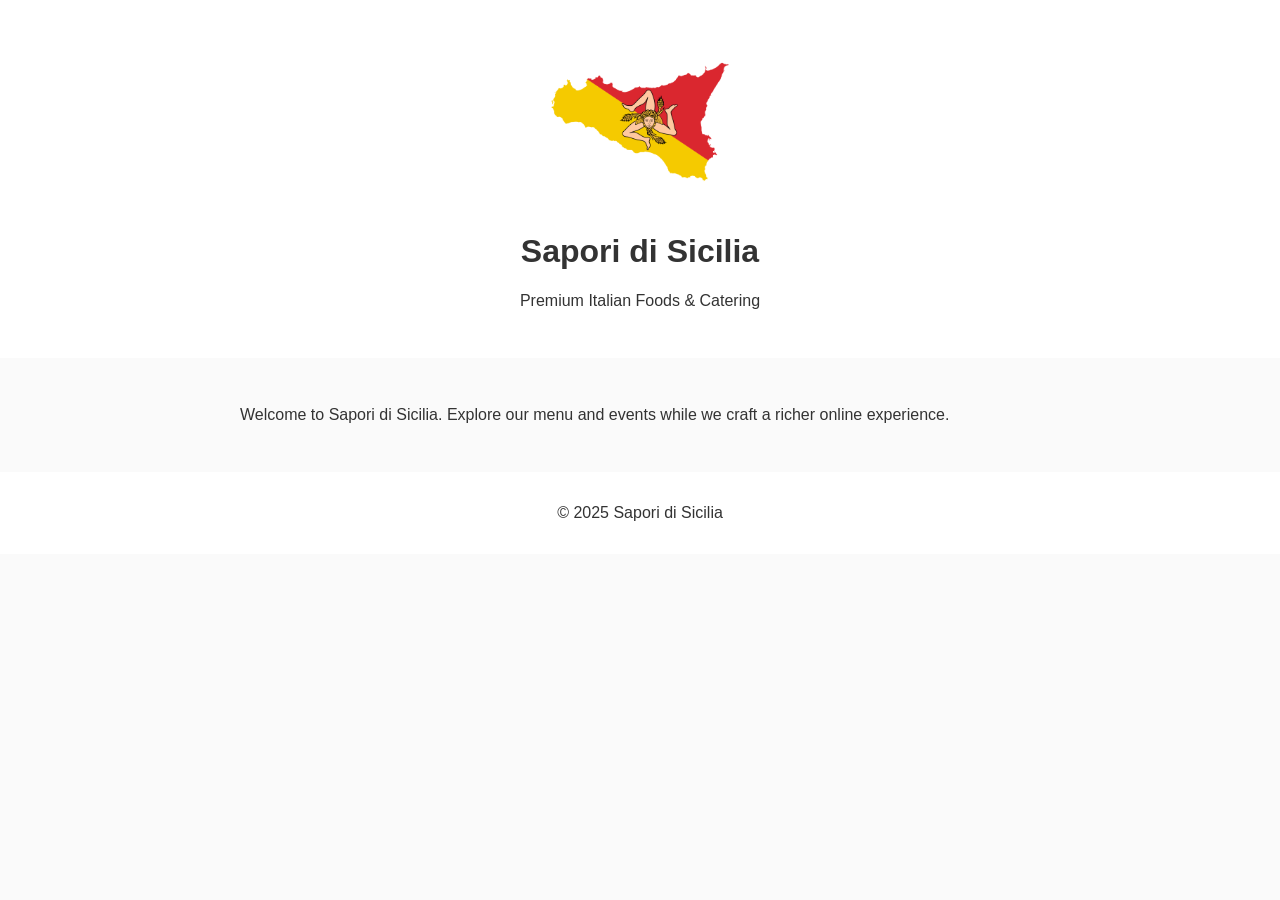
<file: index.html>
<!DOCTYPE html>
<html lang="en">
<head>
    <meta charset="UTF-8" />
    <meta name="viewport" content="width=device-width, initial-scale=1.0" />
    <title>Sapori di Sicilia</title>
    <style>
        body {
            font-family: Arial, sans-serif;
            margin: 0;
            padding: 0;
            background: #fafafa;
            color: #333;
        }
        header, footer {
            text-align: center;
            padding: 2rem 1rem;
            background: #fff;
        }
        main {
            padding: 2rem 1rem;
            max-width: 800px;
            margin: 0 auto;
        }
        img.logo {
            max-width: 180px;
            display: block;
            margin: 0 auto 1rem;
        }
    </style>
</head>
<body>
    <header>
        <img src="logosapori.png" alt="Sapori di Sicilia logo" class="logo" />
        <h1>Sapori di Sicilia</h1>
        <p>Premium Italian Foods &amp; Catering</p>
    </header>
    <main>
        <p>Welcome to Sapori di Sicilia. Explore our menu and events while we craft a richer online experience.</p>
    </main>
    <footer>
        &copy; 2025 Sapori di Sicilia
    </footer>
</body>
</html>
</file>
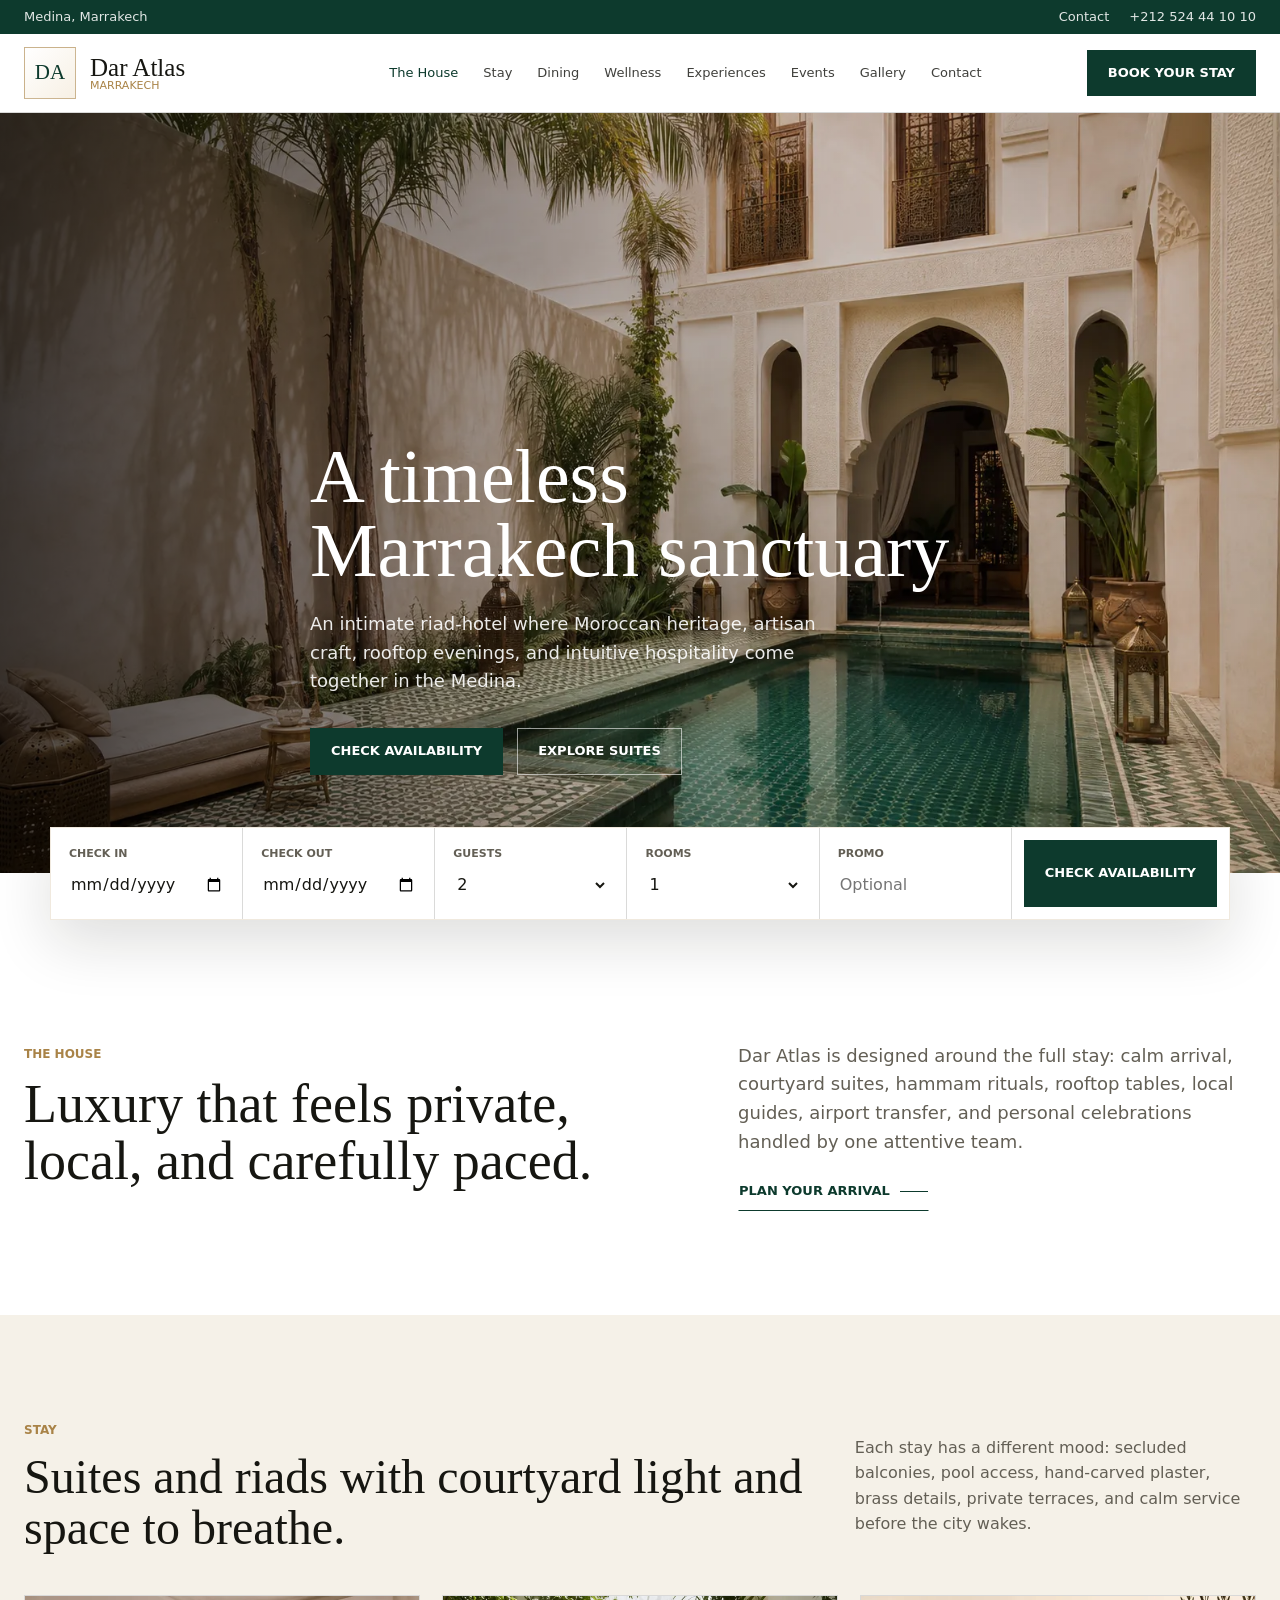
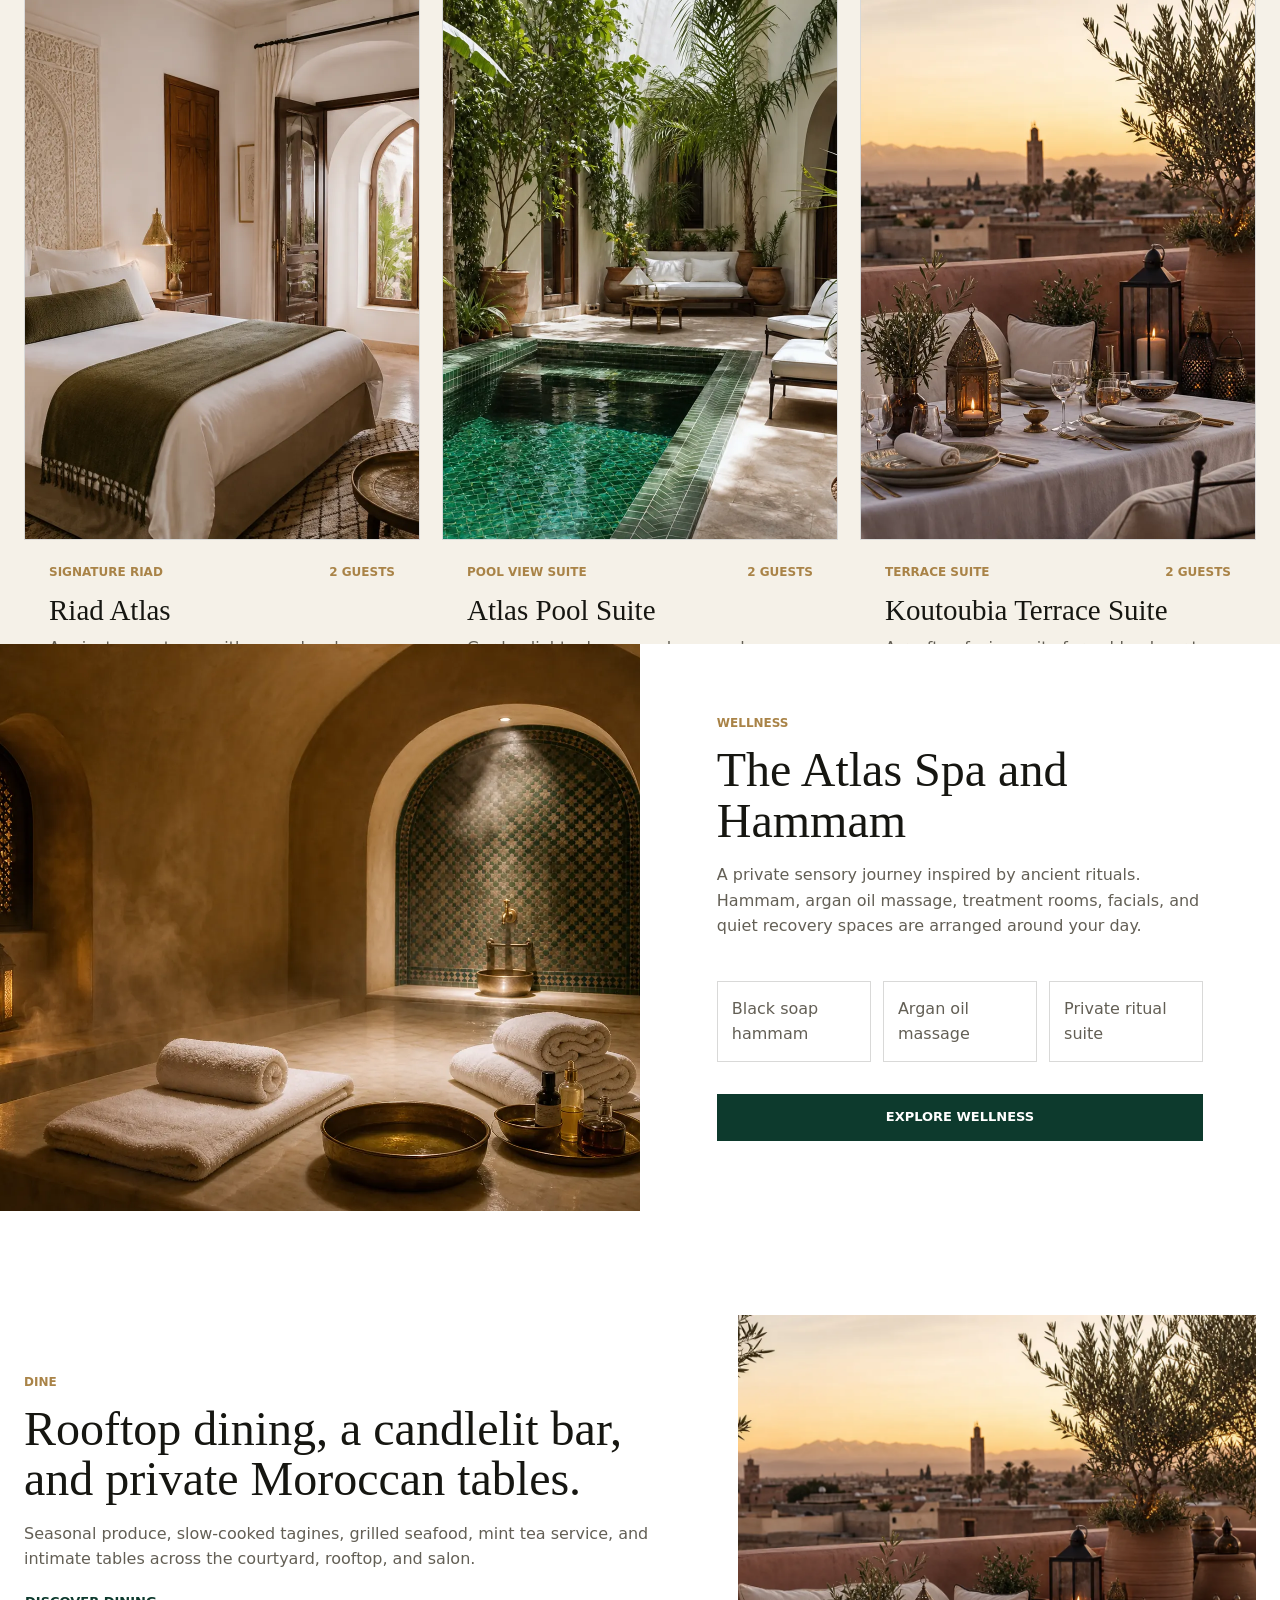
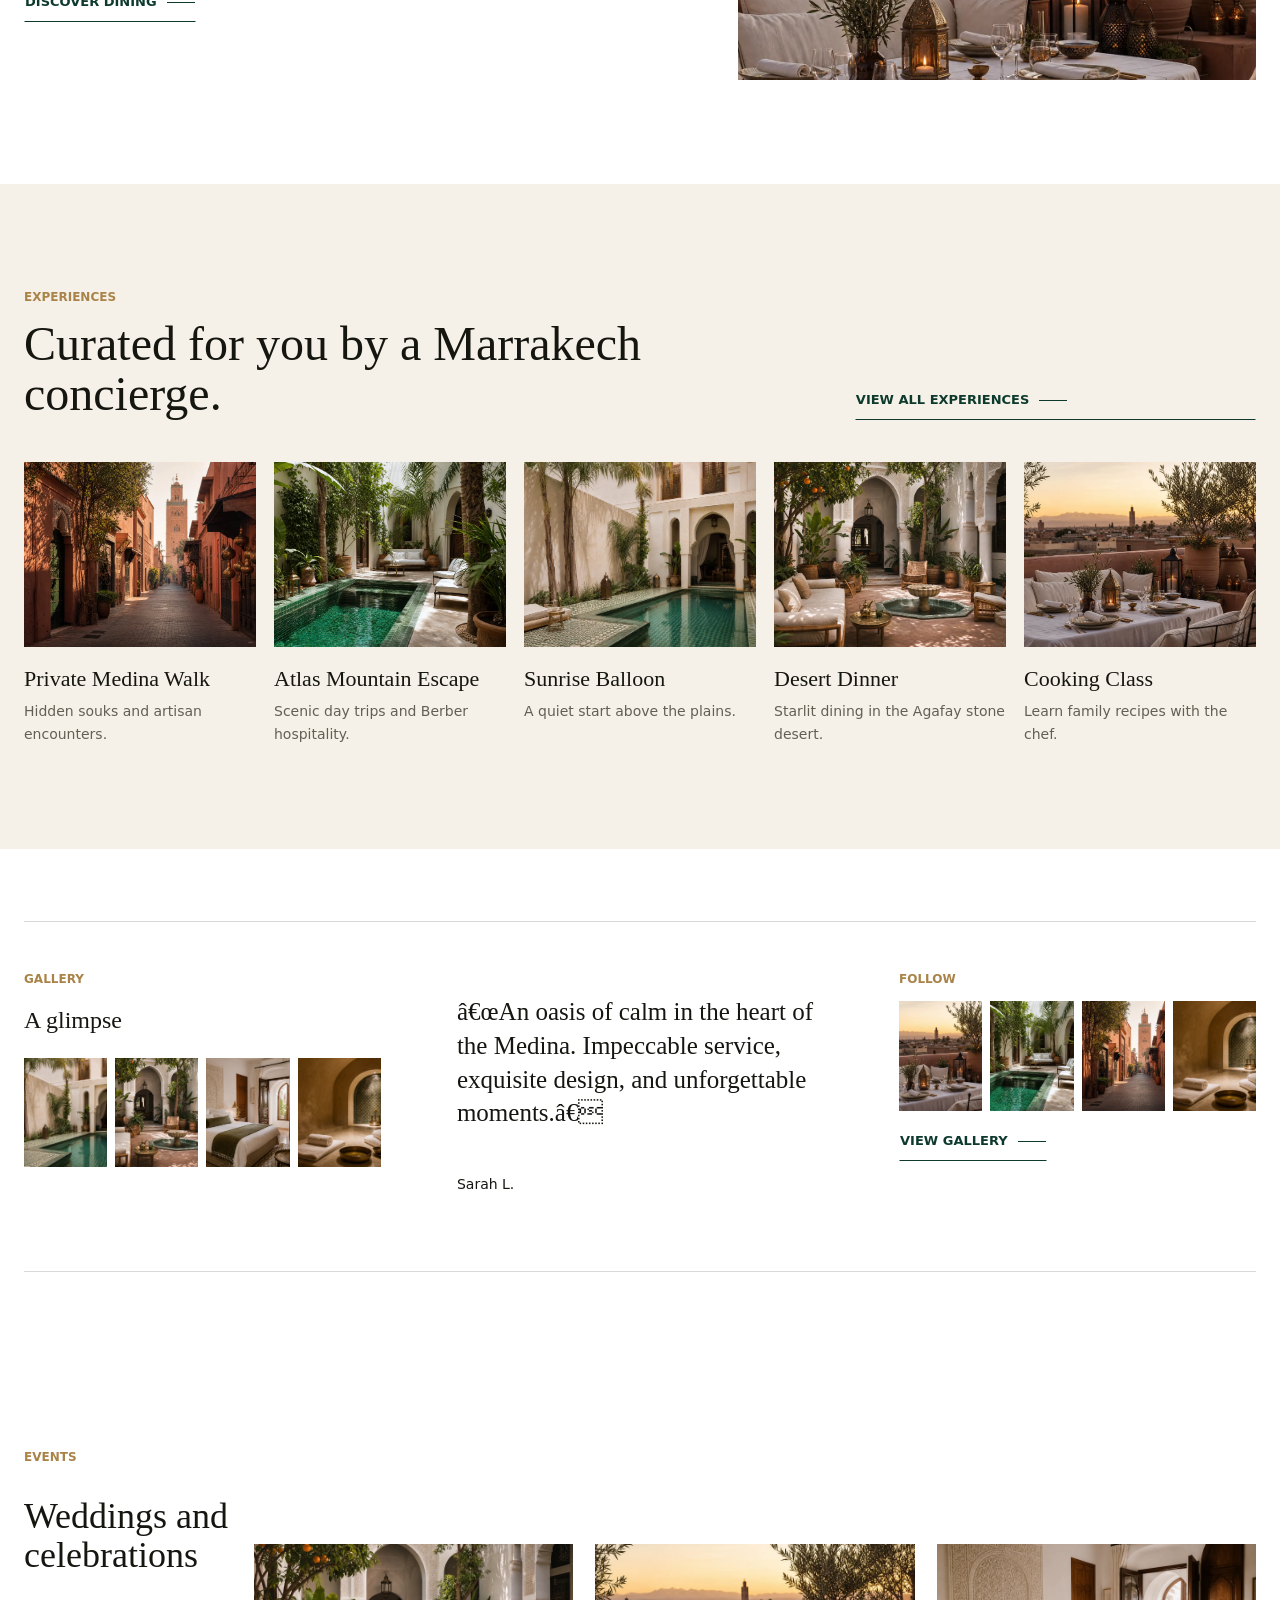
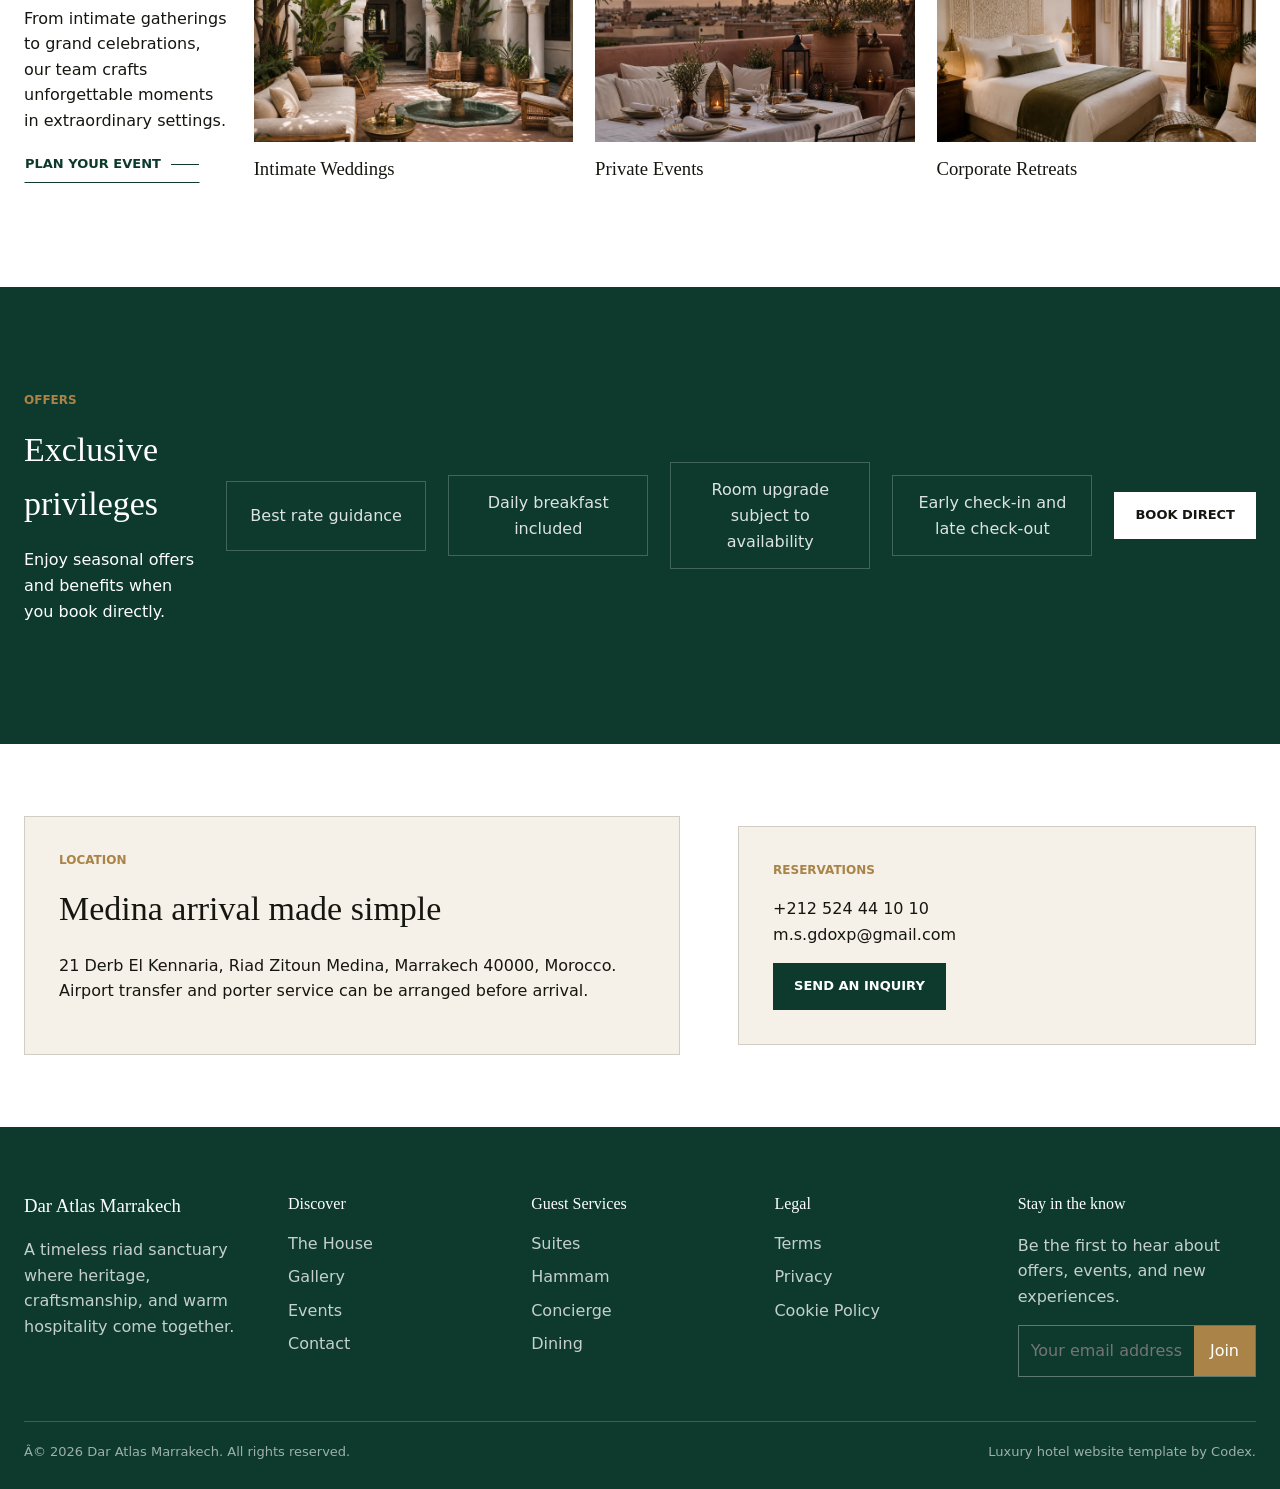
<file: dar-atlas/index.html>
﻿<!doctype html>
<html lang="en">
  <head>
    <meta charset="utf-8">
    <meta name="viewport" content="width=device-width, initial-scale=1">
    <title>Dar Atlas Marrakech | Luxury Riad Hotel in Marrakech</title>
    <meta name="description" content="Dar Atlas Marrakech is a luxury riad hotel concept with suites, hammam rituals, rooftop dining, private experiences, weddings, and concierge-led arrivals.">
    <meta property="og:title" content="Dar Atlas Marrakech">
    <meta property="og:description" content="A timeless Marrakech sanctuary for stays, rituals, dining, and private discovery.">
    <meta property="og:image" content="assets/images/hero-riad-courtyard.webp">
    <link rel="icon" href="favicon.svg" type="image/svg+xml"><link rel="stylesheet" href="assets/css/site.css">
    <script type="application/ld+json">
      {
        "@context": "https://schema.org",
        "@type": "Hotel",
        "name": "Dar Atlas Marrakech",
        "description": "Luxury riad hotel in Marrakech with suites, spa, rooftop dining and private city experiences.",
        "address": "21 Derb El Kennaria, Riad Zitoun Medina, Marrakech 40000, Morocco",
        "telephone": "+212524441010",
        "email": "m.s.gdoxp@gmail.com",
        "image": "assets/images/hero-riad-courtyard.webp",
        "amenityFeature": [
          { "@type": "LocationFeatureSpecification", "name": "Rooftop dining" },
          { "@type": "LocationFeatureSpecification", "name": "Hammam and spa" },
          { "@type": "LocationFeatureSpecification", "name": "Airport transfer" }
        ]
      }
    </script>
  </head>
  <body data-page="home">
    <a class="skip-link" href="#main">Skip to content</a>
    <div class="top-ribbon">
      <div class="shell">
        <span>Medina, Marrakech</span>
        <div class="top-ribbon__right">
          <a href="contact.html">Contact</a>
          <a href="tel:+212524441010">+212 524 44 10 10</a>
        </div>
      </div>
    </div>
    <header class="site-header" data-site-header>
      <div class="shell header-inner">
        <a class="brand" href="index.html" aria-label="Dar Atlas Marrakech home">
          <span class="brand-mark">DA</span>
          <span class="brand-name"><strong>Dar Atlas</strong><span>Marrakech</span></span>
        </a>
        <nav class="primary-nav" data-primary-nav aria-label="Primary navigation">
          <a href="index.html" data-nav="home">The House</a>
          <a href="suites.html" data-nav="suites">Stay</a>
          <a href="dining.html" data-nav="dining">Dining</a>
          <a href="wellness.html" data-nav="wellness">Wellness</a>
          <a href="experiences.html" data-nav="experiences">Experiences</a>
          <a href="events.html" data-nav="events">Events</a>
          <a href="gallery.html" data-nav="gallery">Gallery</a>
          <a href="contact.html" data-nav="contact">Contact</a>
        </nav>
        <div class="header-actions">
          <a class="button" href="#booking">Book your stay</a>
          <button class="menu-toggle" type="button" aria-label="Open menu" aria-expanded="false" data-menu-toggle><span></span><span></span><span></span></button>
        </div>
      </div>
    </header>

    <main id="main">
      <section class="hero">
        <img src="assets/images/hero-riad-courtyard.webp" alt="Lantern-lit courtyard pool at Dar Atlas Marrakech">
        <div class="shell hero-content" data-reveal>
          <h1>A timeless Marrakech sanctuary</h1>
          <p>An intimate riad-hotel where Moroccan heritage, artisan craft, rooftop evenings, and intuitive hospitality come together in the Medina.</p>
          <div class="hero-actions">
            <a class="button" href="#booking">Check availability</a>
            <a class="button button-outline" href="suites.html">Explore suites</a>
          </div>
        </div>
      </section>

      <form class="booking-panel" id="booking" data-booking-form>
        <label><span>Check in</span><input type="date" name="arrival" required></label>
        <label><span>Check out</span><input type="date" name="departure" required></label>
        <label><span>Guests</span><select name="guests"><option>2</option><option>1</option><option>3</option><option>4</option><option>5+</option></select></label>
        <label><span>Rooms</span><select name="rooms"><option>1</option><option>2</option><option>3</option><option>Whole riad</option></select></label>
        <label><span>Promo</span><input type="text" name="promo" placeholder="Optional"></label>
        <button class="button" type="submit">Check availability</button>
        <div class="form-status" data-booking-status></div>
      </form>

      <section class="section">
        <div class="shell intro-grid">
          <div data-reveal>
            <span class="eyebrow">The house</span>
            <h2>Luxury that feels private, local, and carefully paced.</h2>
          </div>
          <div class="intro-copy" data-reveal>
            <p>Dar Atlas is designed around the full stay: calm arrival, courtyard suites, hammam rituals, rooftop tables, local guides, airport transfer, and personal celebrations handled by one attentive team.</p>
            <a class="link-arrow" href="contact.html">Plan your arrival</a>
          </div>
        </div>
      </section>

      <section class="section section-stone" id="stay">
        <div class="shell">
          <div class="section-head" data-reveal>
            <div>
              <span class="eyebrow">Stay</span>
              <h2>Suites and riads with courtyard light and space to breathe.</h2>
            </div>
            <p>Each stay has a different mood: secluded balconies, pool access, hand-carved plaster, brass details, private terraces, and calm service before the city wakes.</p>
          </div>
          <div class="cards">
            <article class="card" data-reveal>
              <a class="card-media" href="suites.html"><img src="assets/images/room-riad-suite.webp" alt="Riad Atlas bedroom suite"></a>
              <div class="card-body">
                <div class="card-topline"><span>Signature riad</span><span>2 guests</span></div>
                <h3>Riad Atlas</h3>
                <p>A private sanctuary with carved cedar, king bed, courtyard view, and an evening turndown ritual.</p>
                <ul class="fact-list"><li>68 m2</li><li>King bed</li><li>From MAD 6,800</li></ul>
              </div>
            </article>
            <article class="card" data-reveal>
              <a class="card-media" href="suites.html"><img src="assets/images/pool-garden.webp" alt="Pool garden suite"></a>
              <div class="card-body">
                <div class="card-topline"><span>Pool view suite</span><span>2 guests</span></div>
                <h3>Atlas Pool Suite</h3>
                <p>Garden light, plunge-pool access, lounge seating, and a marble bathroom made for slow mornings.</p>
                <ul class="fact-list"><li>52 m2</li><li>King bed</li><li>From MAD 5,200</li></ul>
              </div>
            </article>
            <article class="card" data-reveal>
              <a class="card-media" href="suites.html"><img src="assets/images/rooftop-dining.webp" alt="Terrace suite with Marrakech rooftop view"></a>
              <div class="card-body">
                <div class="card-topline"><span>Terrace suite</span><span>2 guests</span></div>
                <h3>Koutoubia Terrace Suite</h3>
                <p>A rooftop-facing suite for golden-hour tea, private dining, and Medina skyline views.</p>
                <ul class="fact-list"><li>62 m2</li><li>Terrace</li><li>From MAD 6,200</li></ul>
              </div>
            </article>
          </div>
        </div>
      </section>

      <section class="feature-row" id="wellness">
        <div class="feature-media"><img src="assets/images/spa-hammam.webp" alt="Private hammam at Dar Atlas Marrakech"></div>
        <div class="feature-copy" data-reveal>
          <span class="eyebrow">Wellness</span>
          <h2>The Atlas Spa and Hammam</h2>
          <p>A private sensory journey inspired by ancient rituals. Hammam, argan oil massage, treatment rooms, facials, and quiet recovery spaces are arranged around your day.</p>
          <div class="service-list">
            <span>Black soap hammam</span>
            <span>Argan oil massage</span>
            <span>Private ritual suite</span>
          </div>
          <a class="button" href="wellness.html">Explore wellness</a>
        </div>
      </section>

      <section class="section">
        <div class="shell split">
          <div class="split-copy" data-reveal>
            <span class="eyebrow">Dine</span>
            <h2>Rooftop dining, a candlelit bar, and private Moroccan tables.</h2>
            <p>Seasonal produce, slow-cooked tagines, grilled seafood, mint tea service, and intimate tables across the courtyard, rooftop, and salon.</p>
            <a class="link-arrow" href="dining.html">Discover dining</a>
          </div>
          <div class="split-media" data-reveal><img src="assets/images/rooftop-dining.webp" alt="Rooftop dining at sunset in Marrakech"></div>
        </div>
      </section>

      <section class="section section-stone" id="experiences">
        <div class="shell">
          <div class="section-head" data-reveal>
            <div>
              <span class="eyebrow">Experiences</span>
              <h2>Curated for you by a Marrakech concierge.</h2>
            </div>
            <a class="link-arrow" href="experiences.html">View all experiences</a>
          </div>
          <div class="experience-rail">
            <article class="mini-card" data-reveal><img src="assets/images/marrakech-guide.webp" alt="Private Medina walk"><h3>Private Medina Walk</h3><p>Hidden souks and artisan encounters.</p></article>
            <article class="mini-card" data-reveal><img src="assets/images/pool-garden.webp" alt="Atlas mountain escape"><h3>Atlas Mountain Escape</h3><p>Scenic day trips and Berber hospitality.</p></article>
            <article class="mini-card" data-reveal><img src="assets/images/hero-riad-courtyard.webp" alt="Hot air balloon breakfast"><h3>Sunrise Balloon</h3><p>A quiet start above the plains.</p></article>
            <article class="mini-card" data-reveal><img src="assets/images/courtyard-lounge.webp" alt="Desert dinner"><h3>Desert Dinner</h3><p>Starlit dining in the Agafay stone desert.</p></article>
            <article class="mini-card" data-reveal><img src="assets/images/rooftop-dining.webp" alt="Moroccan cooking class"><h3>Cooking Class</h3><p>Learn family recipes with the chef.</p></article>
          </div>
        </div>
      </section>

      <section class="section-tight">
        <div class="shell gallery-proof">
          <div data-reveal>
            <span class="eyebrow">Gallery</span>
            <h2 style="font-family: var(--serif); font-weight: 500; margin: 0 0 18px;">A glimpse</h2>
            <div class="gallery-strip">
              <img src="assets/images/hero-riad-courtyard.webp" alt="Courtyard pool">
              <img src="assets/images/courtyard-lounge.webp" alt="Courtyard lounge">
              <img src="assets/images/room-riad-suite.webp" alt="Suite detail">
              <img src="assets/images/spa-hammam.webp" alt="Hammam detail">
            </div>
          </div>
          <blockquote class="quote" data-reveal>â€œAn oasis of calm in the heart of the Medina. Impeccable service, exquisite design, and unforgettable moments.â€<br><br><span style="font-family: var(--sans); font-size: 14px;">Sarah L.</span></blockquote>
          <div data-reveal>
            <span class="eyebrow">Follow</span>
            <div class="gallery-strip">
              <img src="assets/images/rooftop-dining.webp" alt="Rooftop table">
              <img src="assets/images/pool-garden.webp" alt="Pool garden">
              <img src="assets/images/marrakech-guide.webp" alt="Medina guide">
              <img src="assets/images/spa-hammam.webp" alt="Spa lantern">
            </div>
            <p><a class="link-arrow" href="gallery.html">View gallery</a></p>
          </div>
        </div>
      </section>

      <section class="section">
        <div class="shell event-strip">
          <div data-reveal>
            <span class="eyebrow">Events</span>
            <h2 style="font-family: var(--serif); font-size: 36px; font-weight: 500; line-height: 1.1;">Weddings and celebrations</h2>
            <p>From intimate gatherings to grand celebrations, our team crafts unforgettable moments in extraordinary settings.</p>
            <a class="link-arrow" href="events.html">Plan your event</a>
          </div>
          <article class="event-card" data-reveal><img src="assets/images/courtyard-lounge.webp" alt="Intimate wedding salon"><h3>Intimate Weddings</h3></article>
          <article class="event-card" data-reveal><img src="assets/images/rooftop-dining.webp" alt="Private event table"><h3>Private Events</h3></article>
          <article class="event-card" data-reveal><img src="assets/images/room-riad-suite.webp" alt="Corporate retreat suite"><h3>Corporate Retreats</h3></article>
        </div>
      </section>

      <section class="section section-green">
        <div class="shell privileges">
          <div>
            <span class="eyebrow">Offers</span>
            <h2 style="font-family: var(--serif); font-size: 34px; margin: 0; font-weight: 500;">Exclusive privileges</h2>
            <p>Enjoy seasonal offers and benefits when you book directly.</p>
          </div>
          <div class="privilege-item">Best rate guidance</div>
          <div class="privilege-item">Daily breakfast included</div>
          <div class="privilege-item">Room upgrade subject to availability</div>
          <div class="privilege-item">Early check-in and late check-out</div>
          <a class="button button-light" href="#booking">Book direct</a>
        </div>
      </section>

      <section class="section-tight">
        <div class="shell contact-grid">
          <div class="contact-card" data-reveal>
            <span class="eyebrow">Location</span>
            <h2 style="font-family: var(--serif); font-size: 34px; font-weight: 500; margin: 0 0 12px;">Medina arrival made simple</h2>
            <p>21 Derb El Kennaria, Riad Zitoun Medina, Marrakech 40000, Morocco. Airport transfer and porter service can be arranged before arrival.</p>
          </div>
          <div class="contact-card" data-reveal>
            <span class="eyebrow">Reservations</span>
            <p><a href="tel:+212524441010">+212 524 44 10 10</a><br><a href="mailto:m.s.gdoxp@gmail.com">m.s.gdoxp@gmail.com</a></p>
            <a class="button" href="contact.html">Send an inquiry</a>
          </div>
        </div>
      </section>
    </main>

    <footer class="site-footer">
      <div class="shell footer-grid">
        <div>
          <h3>Dar Atlas Marrakech</h3>
          <p>A timeless riad sanctuary where heritage, craftsmanship, and warm hospitality come together.</p>
        </div>
        <div><h4>Discover</h4><ul><li><a href="index.html">The House</a></li><li><a href="gallery.html">Gallery</a></li><li><a href="events.html">Events</a></li><li><a href="contact.html">Contact</a></li></ul></div>
        <div><h4>Guest Services</h4><ul><li><a href="suites.html">Suites</a></li><li><a href="wellness.html">Hammam</a></li><li><a href="experiences.html">Concierge</a></li><li><a href="dining.html">Dining</a></li></ul></div>
        <div><h4>Legal</h4><ul><li><a href="terms.html">Terms</a></li><li><a href="privacy.html">Privacy</a></li><li><a href="privacy.html#cookies">Cookie Policy</a></li></ul></div>
        <div><h4>Stay in the know</h4><p>Be the first to hear about offers, events, and new experiences.</p><form class="newsletter" data-newsletter><input type="email" placeholder="Your email address" aria-label="Email address" required><button type="submit">Join</button></form></div>
      </div>
      <div class="shell footer-bottom"><span>Â© 2026 Dar Atlas Marrakech. All rights reserved.</span><span>Luxury hotel website template by Codex.</span></div>
    </footer>
    <script src="assets/js/site.js"></script>
  </body>
</html>
</file>
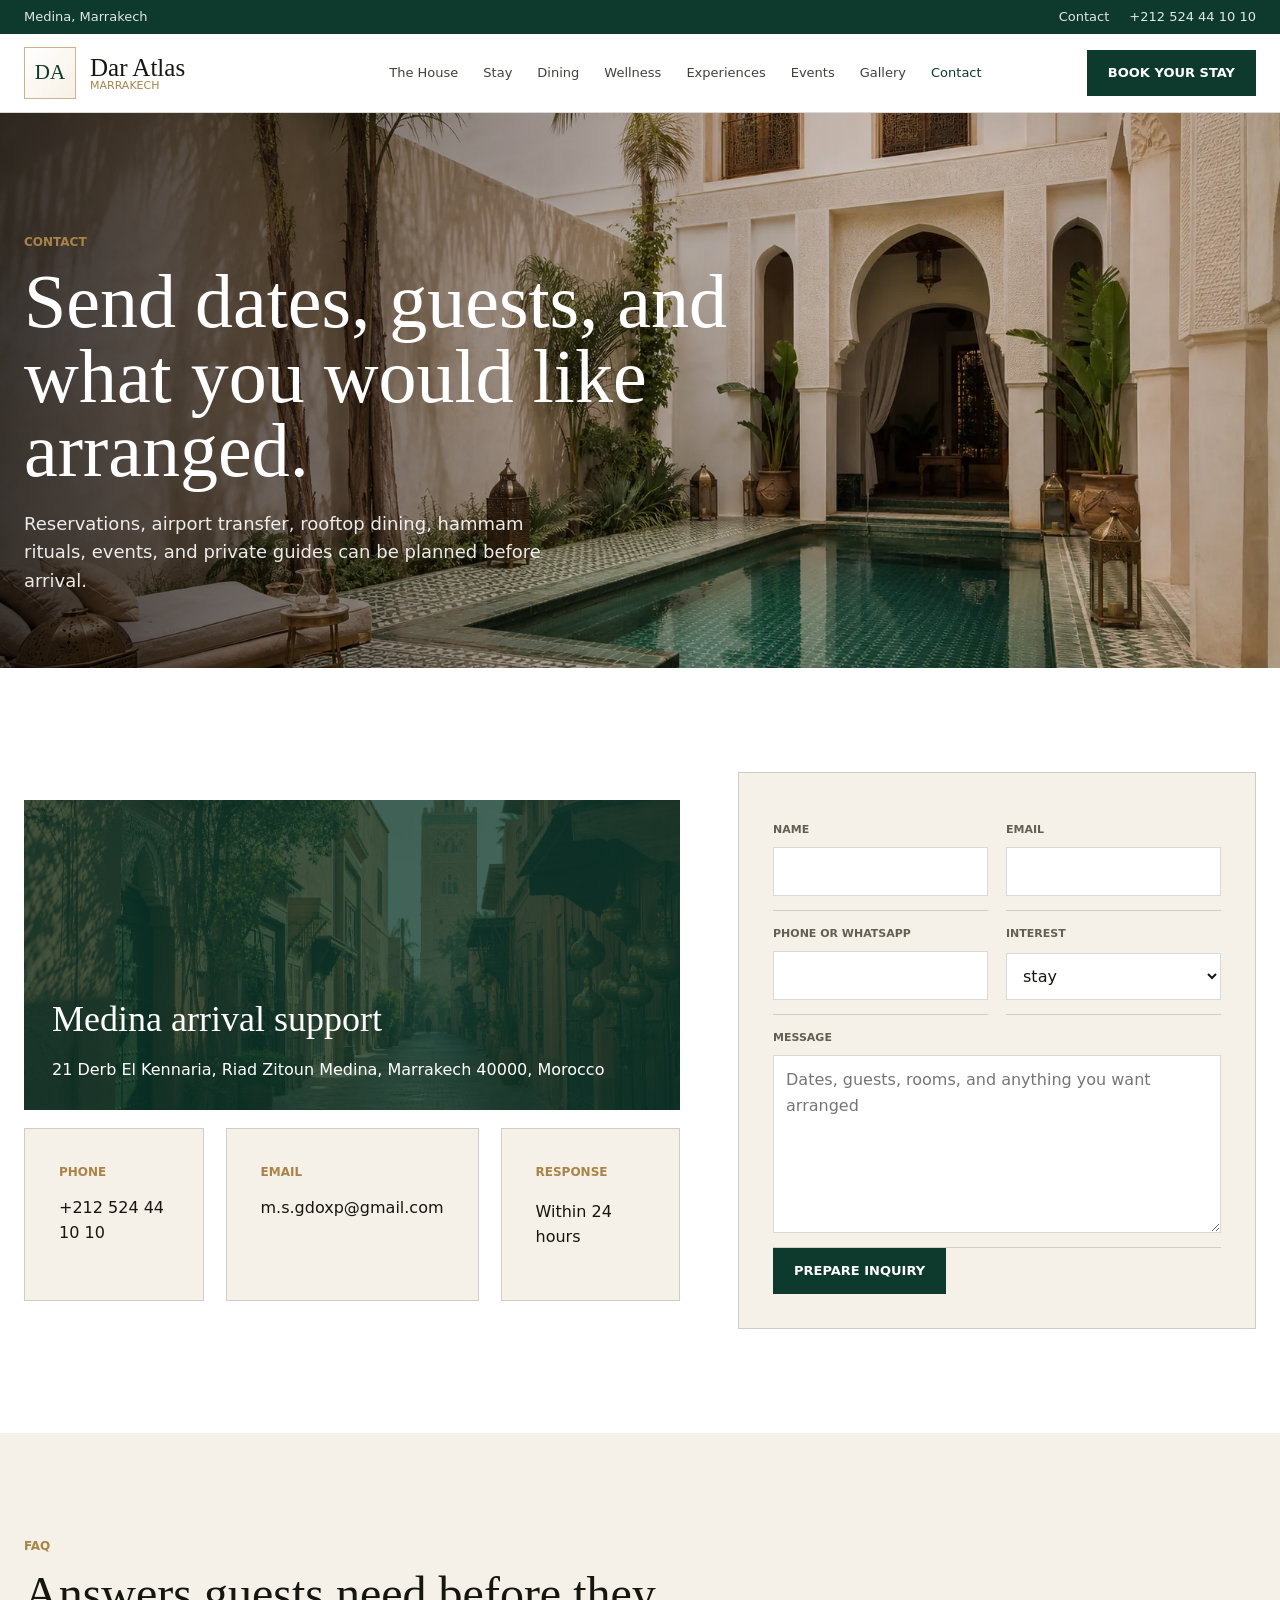
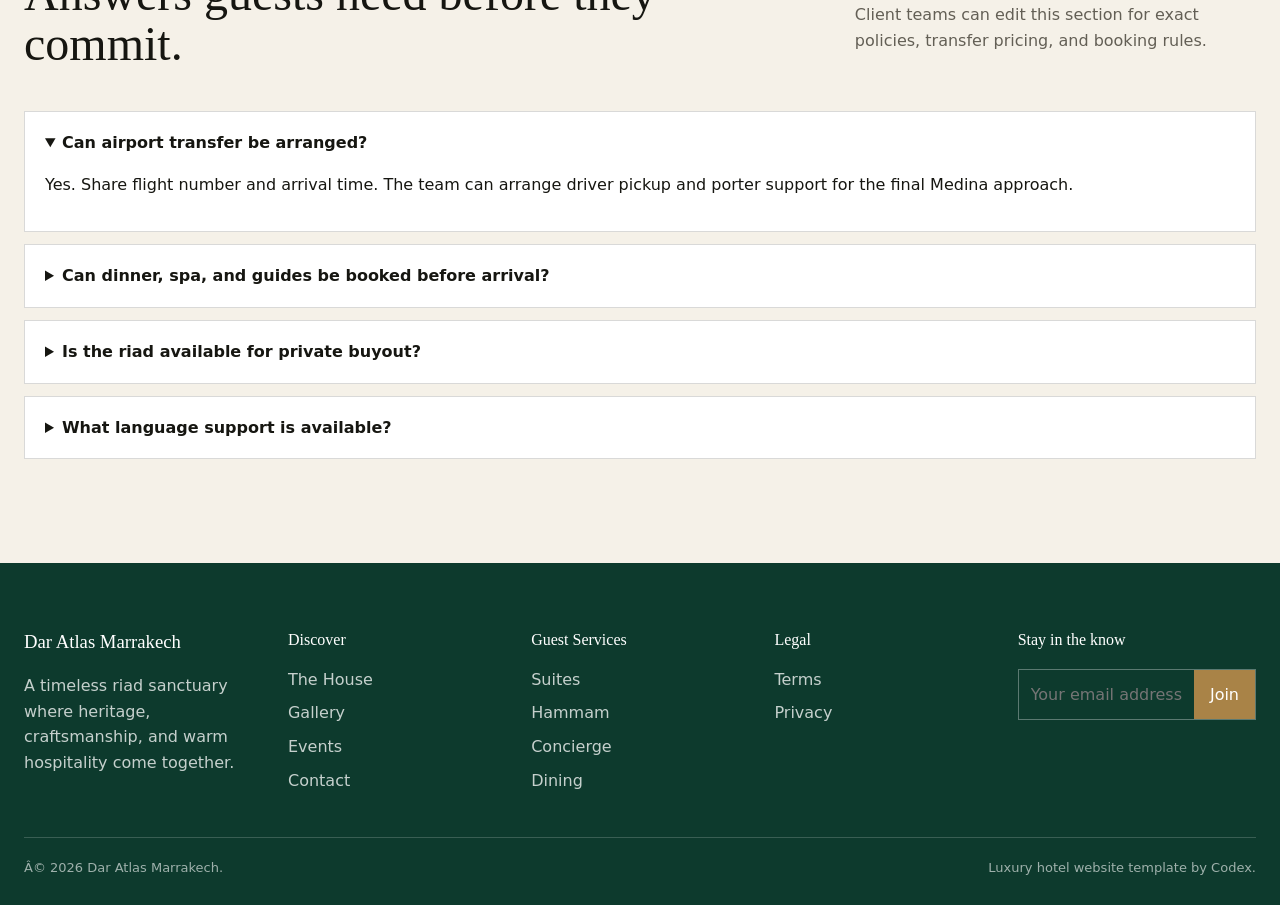
<file: dar-atlas/contact.html>
﻿<!doctype html>
<html lang="en">
  <head><meta charset="utf-8"><meta name="viewport" content="width=device-width, initial-scale=1"><title>Contact and Reservations | Dar Atlas Marrakech</title><meta name="description" content="Contact Dar Atlas Marrakech for reservations, airport transfer, dining, spa, events, and private experiences."><link rel="icon" href="favicon.svg" type="image/svg+xml"><link rel="stylesheet" href="assets/css/site.css"></head>
  <body data-page="contact">
    <a class="skip-link" href="#main">Skip to content</a><div class="top-ribbon"><div class="shell"><span>Medina, Marrakech</span><div class="top-ribbon__right"><a href="contact.html">Contact</a><a href="tel:+212524441010">+212 524 44 10 10</a></div></div></div>
    <header class="site-header" data-site-header><div class="shell header-inner"><a class="brand" href="index.html"><span class="brand-mark">DA</span><span class="brand-name"><strong>Dar Atlas</strong><span>Marrakech</span></span></a><nav class="primary-nav" data-primary-nav><a href="index.html" data-nav="home">The House</a><a href="suites.html" data-nav="suites">Stay</a><a href="dining.html" data-nav="dining">Dining</a><a href="wellness.html" data-nav="wellness">Wellness</a><a href="experiences.html" data-nav="experiences">Experiences</a><a href="events.html" data-nav="events">Events</a><a href="gallery.html" data-nav="gallery">Gallery</a><a href="contact.html" data-nav="contact">Contact</a></nav><div class="header-actions"><a class="button" href="index.html#booking">Book your stay</a><button class="menu-toggle" type="button" aria-label="Open menu" aria-expanded="false" data-menu-toggle><span></span><span></span><span></span></button></div></div></header>
    <main id="main">
      <section class="page-hero"><img src="assets/images/hero-riad-courtyard.webp" alt="Dar Atlas Marrakech arrival courtyard"><div class="shell" data-reveal><span class="eyebrow">Contact</span><h1>Send dates, guests, and what you would like arranged.</h1><p>Reservations, airport transfer, rooftop dining, hammam rituals, events, and private guides can be planned before arrival.</p></div></section>
      <section class="section"><div class="shell contact-grid">
        <div data-reveal>
          <div class="map-panel"><h2 style="font-family: var(--serif); font-size: 36px; font-weight: 500; margin: 0 0 8px;">Medina arrival support</h2><p style="margin: 0;">21 Derb El Kennaria, Riad Zitoun Medina, Marrakech 40000, Morocco</p></div>
          <div class="cards" style="grid-template-columns: repeat(3, 1fr); margin-top: 18px;">
            <div class="contact-card"><span class="eyebrow">Phone</span><a href="tel:+212524441010">+212 524 44 10 10</a></div>
            <div class="contact-card"><span class="eyebrow">Email</span><a href="mailto:m.s.gdoxp@gmail.com">m.s.gdoxp@gmail.com</a></div>
            <div class="contact-card"><span class="eyebrow">Response</span><p>Within 24 hours</p></div>
          </div>
        </div>
        <form class="contact-card" data-contact-form data-reveal>
          <div class="form-grid">
            <label class="field"><span>Name</span><input name="name" autocomplete="name" required></label>
            <label class="field"><span>Email</span><input type="email" name="email" autocomplete="email" required></label>
            <label class="field"><span>Phone or WhatsApp</span><input name="phone" autocomplete="tel"></label>
            <label class="field"><span>Interest</span><select name="interest"><option>stay</option><option>spa</option><option>dining</option><option>experience</option><option>event</option></select></label>
            <label class="field field-wide"><span>Message</span><textarea name="message" rows="6" required placeholder="Dates, guests, rooms, and anything you want arranged"></textarea></label>
          </div>
          <button class="button" type="submit">Prepare inquiry</button>
          <div class="form-status" data-contact-status></div>
        </form>
      </div></section>
      <section class="section section-stone"><div class="shell"><div class="section-head" data-reveal><div><span class="eyebrow">FAQ</span><h2>Answers guests need before they commit.</h2></div><p>Client teams can edit this section for exact policies, transfer pricing, and booking rules.</p></div><div class="faq"><details open><summary>Can airport transfer be arranged?</summary><p>Yes. Share flight number and arrival time. The team can arrange driver pickup and porter support for the final Medina approach.</p></details><details><summary>Can dinner, spa, and guides be booked before arrival?</summary><p>Yes. Send preferred dates and the concierge will prepare a proposed schedule.</p></details><details><summary>Is the riad available for private buyout?</summary><p>Yes, subject to dates. Buyouts are best for weddings, retreats, family celebrations, and brand shoots.</p></details><details><summary>What language support is available?</summary><p>The service team can support English, French, Arabic, and common traveler needs by request.</p></details></div></div></section>
    </main>
    <footer class="site-footer"><div class="shell footer-grid"><div><h3>Dar Atlas Marrakech</h3><p>A timeless riad sanctuary where heritage, craftsmanship, and warm hospitality come together.</p></div><div><h4>Discover</h4><ul><li><a href="index.html">The House</a></li><li><a href="gallery.html">Gallery</a></li><li><a href="events.html">Events</a></li><li><a href="contact.html">Contact</a></li></ul></div><div><h4>Guest Services</h4><ul><li><a href="suites.html">Suites</a></li><li><a href="wellness.html">Hammam</a></li><li><a href="experiences.html">Concierge</a></li><li><a href="dining.html">Dining</a></li></ul></div><div><h4>Legal</h4><ul><li><a href="terms.html">Terms</a></li><li><a href="privacy.html">Privacy</a></li></ul></div><div><h4>Stay in the know</h4><form class="newsletter" data-newsletter><input type="email" placeholder="Your email address" required><button type="submit">Join</button></form></div></div><div class="shell footer-bottom"><span>Â© 2026 Dar Atlas Marrakech.</span><span>Luxury hotel website template by Codex.</span></div></footer><script src="assets/js/site.js"></script>
  </body>
</html>
</file>
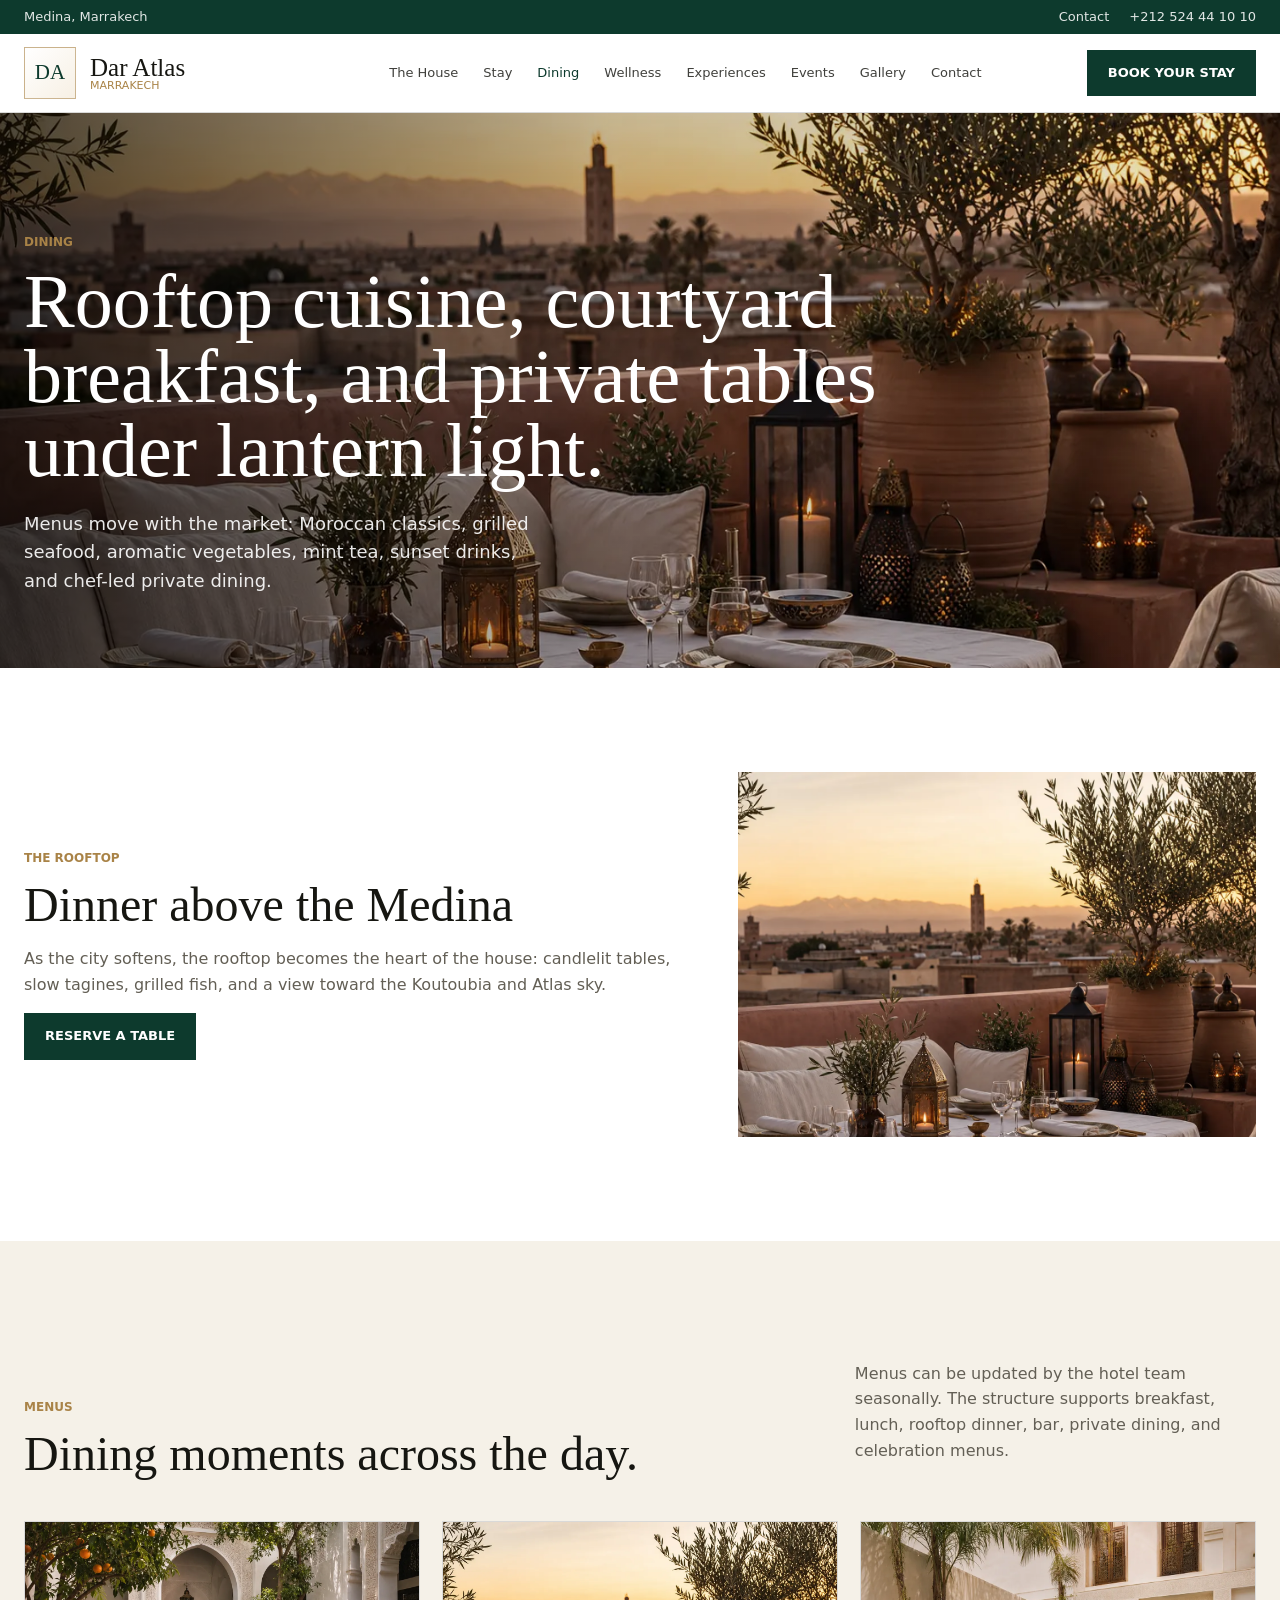
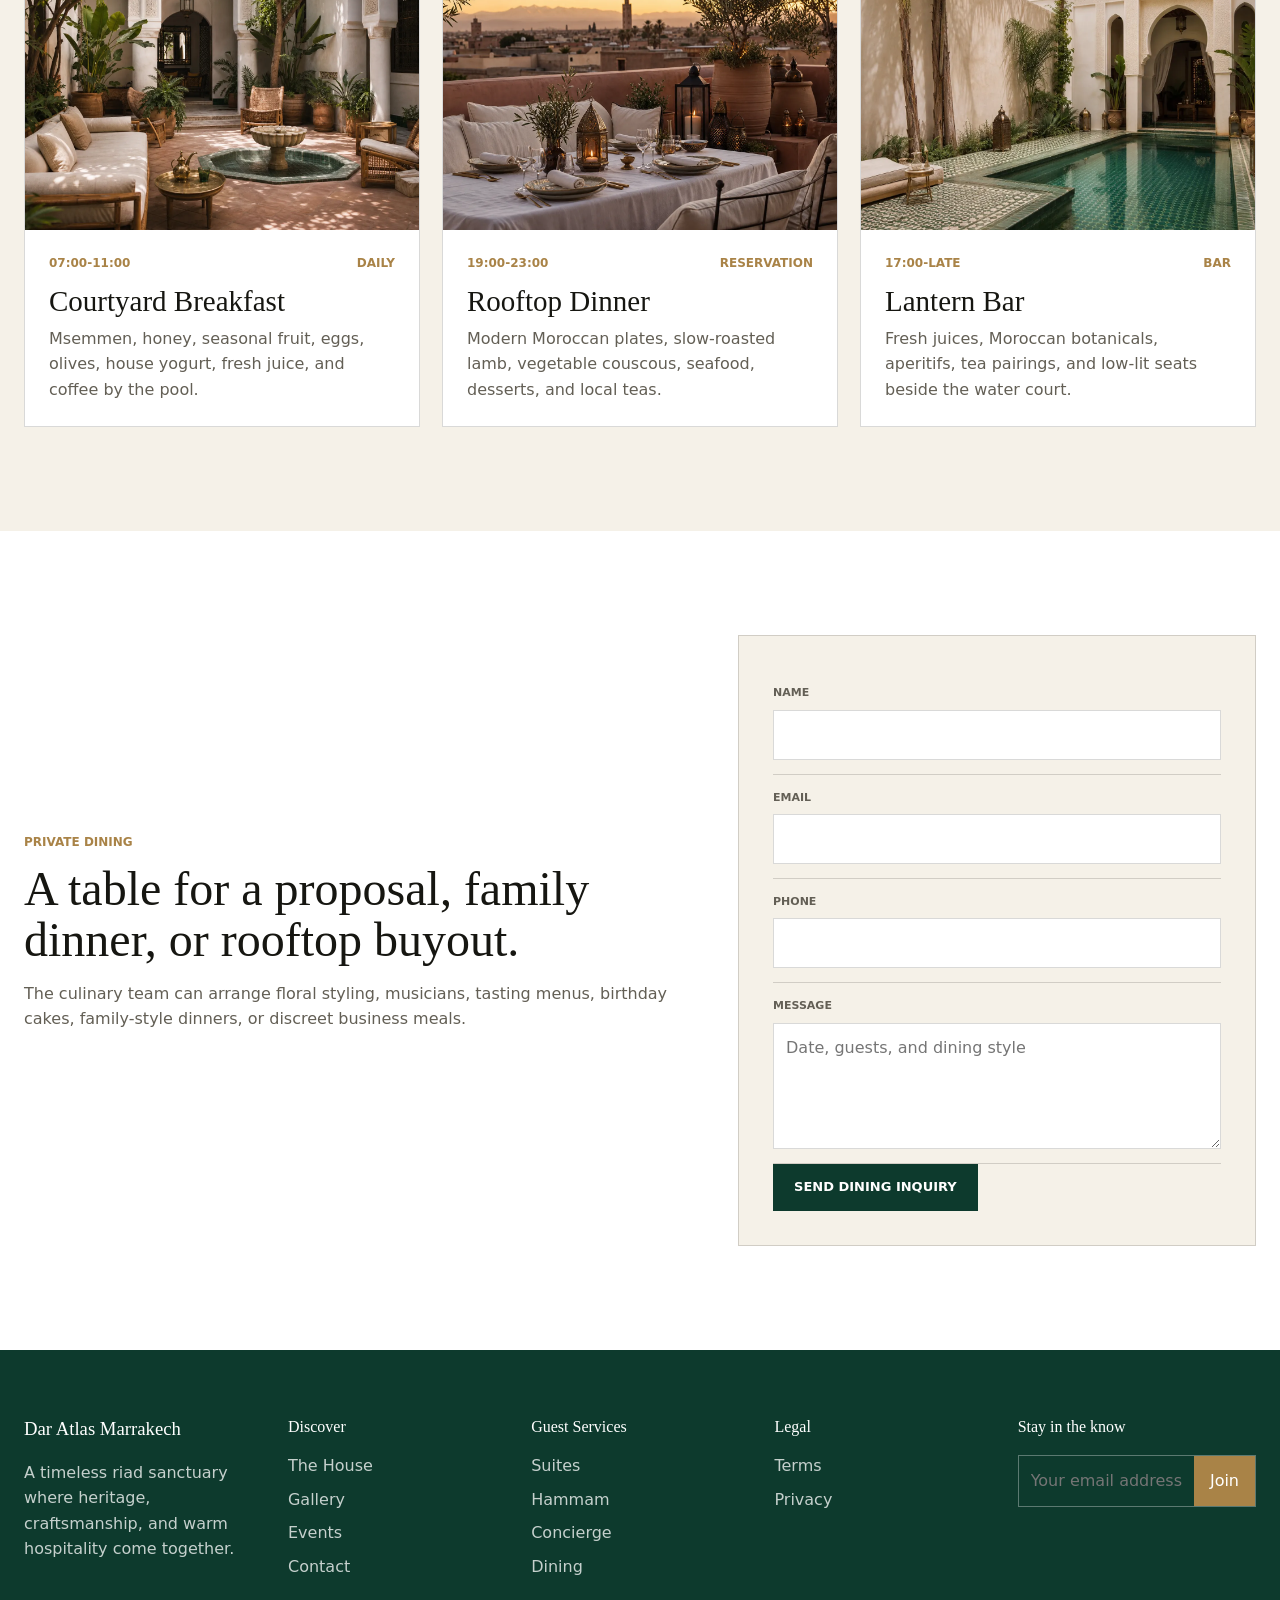
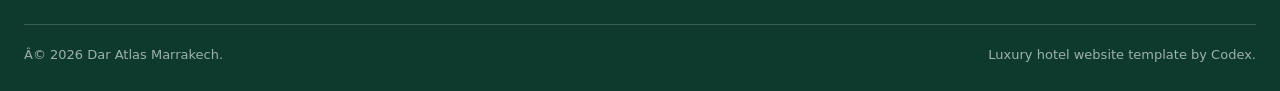
<file: dar-atlas/dining.html>
﻿<!doctype html>
<html lang="en">
  <head>
    <meta charset="utf-8">
    <meta name="viewport" content="width=device-width, initial-scale=1">
    <title>Dining and Rooftop Bar | Dar Atlas Marrakech</title>
    <meta name="description" content="Discover rooftop dining, courtyard breakfast, a candlelit bar, private dinners, and Moroccan menus at Dar Atlas Marrakech.">
    <link rel="icon" href="favicon.svg" type="image/svg+xml"><link rel="stylesheet" href="assets/css/site.css">
  </head>
  <body data-page="dining">
    <a class="skip-link" href="#main">Skip to content</a>
    <div class="top-ribbon"><div class="shell"><span>Medina, Marrakech</span><div class="top-ribbon__right"><a href="contact.html">Contact</a><a href="tel:+212524441010">+212 524 44 10 10</a></div></div></div>
    <header class="site-header" data-site-header><div class="shell header-inner"><a class="brand" href="index.html"><span class="brand-mark">DA</span><span class="brand-name"><strong>Dar Atlas</strong><span>Marrakech</span></span></a><nav class="primary-nav" data-primary-nav><a href="index.html" data-nav="home">The House</a><a href="suites.html" data-nav="suites">Stay</a><a href="dining.html" data-nav="dining">Dining</a><a href="wellness.html" data-nav="wellness">Wellness</a><a href="experiences.html" data-nav="experiences">Experiences</a><a href="events.html" data-nav="events">Events</a><a href="gallery.html" data-nav="gallery">Gallery</a><a href="contact.html" data-nav="contact">Contact</a></nav><div class="header-actions"><a class="button" href="index.html#booking">Book your stay</a><button class="menu-toggle" type="button" aria-label="Open menu" aria-expanded="false" data-menu-toggle><span></span><span></span><span></span></button></div></div></header>
    <main id="main">
      <section class="page-hero"><img src="assets/images/rooftop-dining.webp" alt="Rooftop dinner in Marrakech"><div class="shell" data-reveal><span class="eyebrow">Dining</span><h1>Rooftop cuisine, courtyard breakfast, and private tables under lantern light.</h1><p>Menus move with the market: Moroccan classics, grilled seafood, aromatic vegetables, mint tea, sunset drinks, and chef-led private dining.</p></div></section>
      <section class="section">
        <div class="shell split">
          <div class="split-copy" data-reveal><span class="eyebrow">The rooftop</span><h2>Dinner above the Medina</h2><p>As the city softens, the rooftop becomes the heart of the house: candlelit tables, slow tagines, grilled fish, and a view toward the Koutoubia and Atlas sky.</p><a class="button" href="contact.html">Reserve a table</a></div>
          <div class="split-media" data-reveal><img src="assets/images/rooftop-dining.webp" alt="Rooftop table setting"></div>
        </div>
      </section>
      <section class="section section-stone">
        <div class="shell">
          <div class="section-head" data-reveal><div><span class="eyebrow">Menus</span><h2>Dining moments across the day.</h2></div><p>Menus can be updated by the hotel team seasonally. The structure supports breakfast, lunch, rooftop dinner, bar, private dining, and celebration menus.</p></div>
          <div class="cards">
            <article class="card" data-reveal><div class="card-media"><img src="assets/images/courtyard-lounge.webp" alt="Courtyard breakfast"></div><div class="card-body"><div class="card-topline"><span>07:00-11:00</span><span>Daily</span></div><h3>Courtyard Breakfast</h3><p>Msemmen, honey, seasonal fruit, eggs, olives, house yogurt, fresh juice, and coffee by the pool.</p></div></article>
            <article class="card" data-reveal><div class="card-media"><img src="assets/images/rooftop-dining.webp" alt="Rooftop dinner"></div><div class="card-body"><div class="card-topline"><span>19:00-23:00</span><span>Reservation</span></div><h3>Rooftop Dinner</h3><p>Modern Moroccan plates, slow-roasted lamb, vegetable couscous, seafood, desserts, and local teas.</p></div></article>
            <article class="card" data-reveal><div class="card-media"><img src="assets/images/hero-riad-courtyard.webp" alt="Lantern bar"></div><div class="card-body"><div class="card-topline"><span>17:00-late</span><span>Bar</span></div><h3>Lantern Bar</h3><p>Fresh juices, Moroccan botanicals, aperitifs, tea pairings, and low-lit seats beside the water court.</p></div></article>
          </div>
        </div>
      </section>
      <section class="section">
        <div class="shell event-grid">
          <div class="page-section" data-reveal><span class="eyebrow">Private dining</span><h2>A table for a proposal, family dinner, or rooftop buyout.</h2><p>The culinary team can arrange floral styling, musicians, tasting menus, birthday cakes, family-style dinners, or discreet business meals.</p></div>
          <form class="contact-card" data-contact-form data-reveal>
            <label class="field"><span>Name</span><input name="name" required></label>
            <label class="field"><span>Email</span><input type="email" name="email" required></label>
            <label class="field"><span>Phone</span><input name="phone"></label>
            <input type="hidden" name="interest" value="dining">
            <label class="field"><span>Message</span><textarea name="message" rows="4" required placeholder="Date, guests, and dining style"></textarea></label>
            <button class="button" type="submit">Send dining inquiry</button>
            <div class="form-status" data-contact-status></div>
          </form>
        </div>
      </section>
    </main>
    <footer class="site-footer"><div class="shell footer-grid"><div><h3>Dar Atlas Marrakech</h3><p>A timeless riad sanctuary where heritage, craftsmanship, and warm hospitality come together.</p></div><div><h4>Discover</h4><ul><li><a href="index.html">The House</a></li><li><a href="gallery.html">Gallery</a></li><li><a href="events.html">Events</a></li><li><a href="contact.html">Contact</a></li></ul></div><div><h4>Guest Services</h4><ul><li><a href="suites.html">Suites</a></li><li><a href="wellness.html">Hammam</a></li><li><a href="experiences.html">Concierge</a></li><li><a href="dining.html">Dining</a></li></ul></div><div><h4>Legal</h4><ul><li><a href="terms.html">Terms</a></li><li><a href="privacy.html">Privacy</a></li></ul></div><div><h4>Stay in the know</h4><form class="newsletter" data-newsletter><input type="email" placeholder="Your email address" required><button type="submit">Join</button></form></div></div><div class="shell footer-bottom"><span>Â© 2026 Dar Atlas Marrakech.</span><span>Luxury hotel website template by Codex.</span></div></footer>
    <script src="assets/js/site.js"></script>
  </body>
</html>
</file>
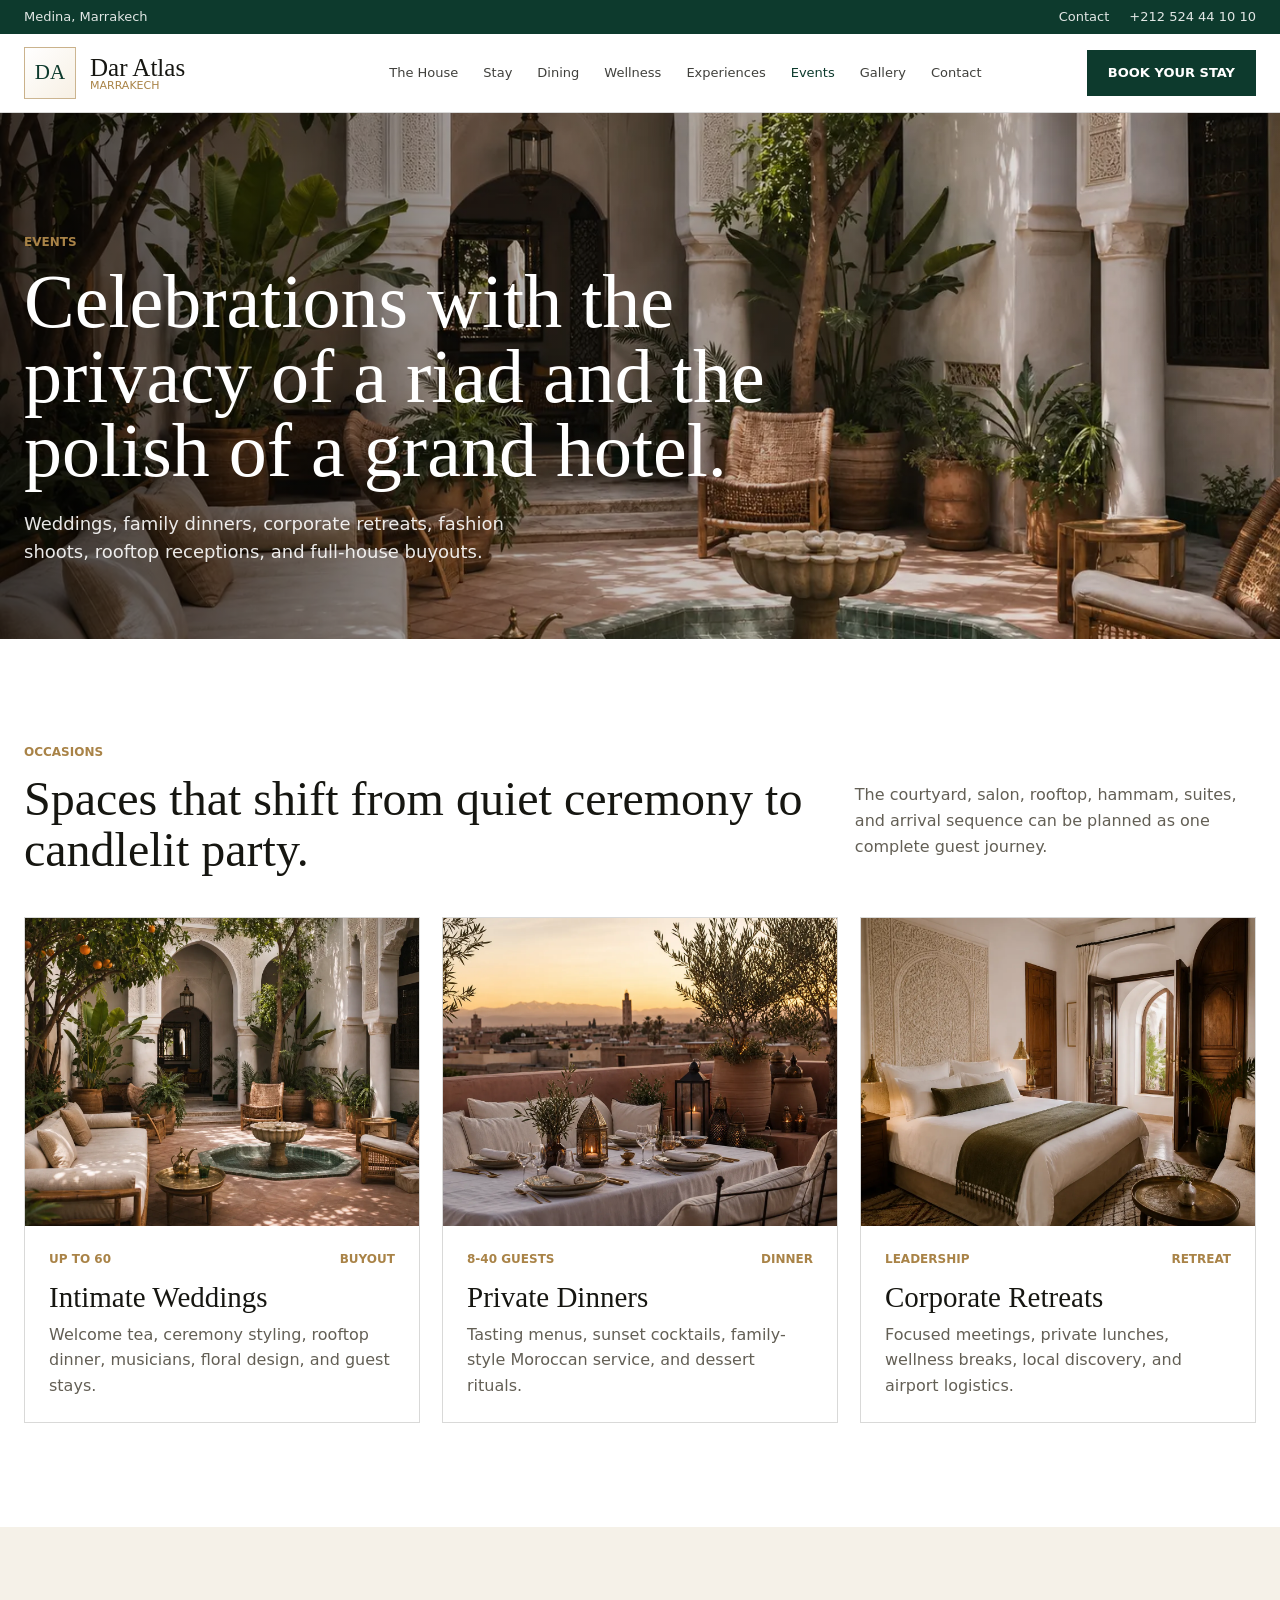
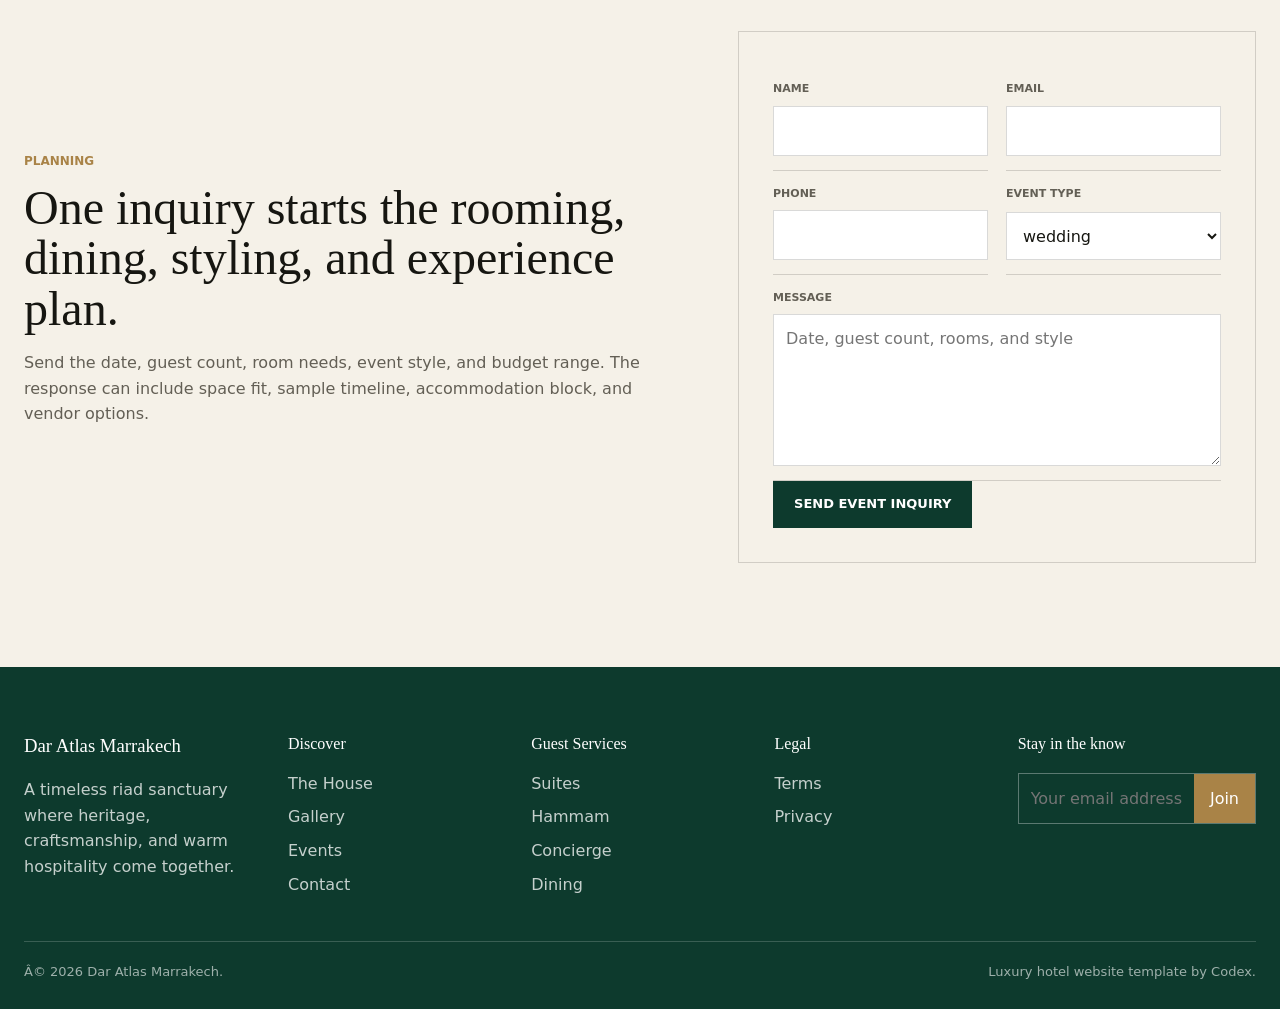
<file: dar-atlas/events.html>
﻿<!doctype html>
<html lang="en">
  <head><meta charset="utf-8"><meta name="viewport" content="width=device-width, initial-scale=1"><title>Weddings and Events | Dar Atlas Marrakech</title><meta name="description" content="Plan weddings, private dinners, rooftop buyouts, retreats, and celebrations at Dar Atlas Marrakech."><link rel="icon" href="favicon.svg" type="image/svg+xml"><link rel="stylesheet" href="assets/css/site.css"></head>
  <body data-page="events">
    <a class="skip-link" href="#main">Skip to content</a><div class="top-ribbon"><div class="shell"><span>Medina, Marrakech</span><div class="top-ribbon__right"><a href="contact.html">Contact</a><a href="tel:+212524441010">+212 524 44 10 10</a></div></div></div>
    <header class="site-header" data-site-header><div class="shell header-inner"><a class="brand" href="index.html"><span class="brand-mark">DA</span><span class="brand-name"><strong>Dar Atlas</strong><span>Marrakech</span></span></a><nav class="primary-nav" data-primary-nav><a href="index.html" data-nav="home">The House</a><a href="suites.html" data-nav="suites">Stay</a><a href="dining.html" data-nav="dining">Dining</a><a href="wellness.html" data-nav="wellness">Wellness</a><a href="experiences.html" data-nav="experiences">Experiences</a><a href="events.html" data-nav="events">Events</a><a href="gallery.html" data-nav="gallery">Gallery</a><a href="contact.html" data-nav="contact">Contact</a></nav><div class="header-actions"><a class="button" href="index.html#booking">Book your stay</a><button class="menu-toggle" type="button" aria-label="Open menu" aria-expanded="false" data-menu-toggle><span></span><span></span><span></span></button></div></div></header>
    <main id="main">
      <section class="page-hero"><img src="assets/images/courtyard-lounge.webp" alt="Private celebration salon"><div class="shell" data-reveal><span class="eyebrow">Events</span><h1>Celebrations with the privacy of a riad and the polish of a grand hotel.</h1><p>Weddings, family dinners, corporate retreats, fashion shoots, rooftop receptions, and full-house buyouts.</p></div></section>
      <section class="section"><div class="shell"><div class="section-head" data-reveal><div><span class="eyebrow">Occasions</span><h2>Spaces that shift from quiet ceremony to candlelit party.</h2></div><p>The courtyard, salon, rooftop, hammam, suites, and arrival sequence can be planned as one complete guest journey.</p></div><div class="cards"><article class="card" data-reveal><div class="card-media"><img src="assets/images/courtyard-lounge.webp" alt="Wedding setup"></div><div class="card-body"><div class="card-topline"><span>Up to 60</span><span>Buyout</span></div><h3>Intimate Weddings</h3><p>Welcome tea, ceremony styling, rooftop dinner, musicians, floral design, and guest stays.</p></div></article><article class="card" data-reveal><div class="card-media"><img src="assets/images/rooftop-dining.webp" alt="Private dinner"></div><div class="card-body"><div class="card-topline"><span>8-40 guests</span><span>Dinner</span></div><h3>Private Dinners</h3><p>Tasting menus, sunset cocktails, family-style Moroccan service, and dessert rituals.</p></div></article><article class="card" data-reveal><div class="card-media"><img src="assets/images/room-riad-suite.webp" alt="Retreat suite"></div><div class="card-body"><div class="card-topline"><span>Leadership</span><span>Retreat</span></div><h3>Corporate Retreats</h3><p>Focused meetings, private lunches, wellness breaks, local discovery, and airport logistics.</p></div></article></div></div></section>
      <section class="section section-stone"><div class="shell event-grid"><div class="page-section" data-reveal><span class="eyebrow">Planning</span><h2>One inquiry starts the rooming, dining, styling, and experience plan.</h2><p>Send the date, guest count, room needs, event style, and budget range. The response can include space fit, sample timeline, accommodation block, and vendor options.</p></div><form class="contact-card" data-contact-form data-reveal><div class="form-grid"><label class="field"><span>Name</span><input name="name" required></label><label class="field"><span>Email</span><input type="email" name="email" required></label><label class="field"><span>Phone</span><input name="phone"></label><label class="field"><span>Event type</span><select name="interest"><option>wedding</option><option>private dinner</option><option>retreat</option><option>photoshoot</option></select></label><label class="field field-wide"><span>Message</span><textarea name="message" rows="5" required placeholder="Date, guest count, rooms, and style"></textarea></label></div><button class="button" type="submit">Send event inquiry</button><div class="form-status" data-contact-status></div></form></div></section>
    </main>
    <footer class="site-footer"><div class="shell footer-grid"><div><h3>Dar Atlas Marrakech</h3><p>A timeless riad sanctuary where heritage, craftsmanship, and warm hospitality come together.</p></div><div><h4>Discover</h4><ul><li><a href="index.html">The House</a></li><li><a href="gallery.html">Gallery</a></li><li><a href="events.html">Events</a></li><li><a href="contact.html">Contact</a></li></ul></div><div><h4>Guest Services</h4><ul><li><a href="suites.html">Suites</a></li><li><a href="wellness.html">Hammam</a></li><li><a href="experiences.html">Concierge</a></li><li><a href="dining.html">Dining</a></li></ul></div><div><h4>Legal</h4><ul><li><a href="terms.html">Terms</a></li><li><a href="privacy.html">Privacy</a></li></ul></div><div><h4>Stay in the know</h4><form class="newsletter" data-newsletter><input type="email" placeholder="Your email address" required><button type="submit">Join</button></form></div></div><div class="shell footer-bottom"><span>Â© 2026 Dar Atlas Marrakech.</span><span>Luxury hotel website template by Codex.</span></div></footer><script src="assets/js/site.js"></script>
  </body>
</html>
</file>
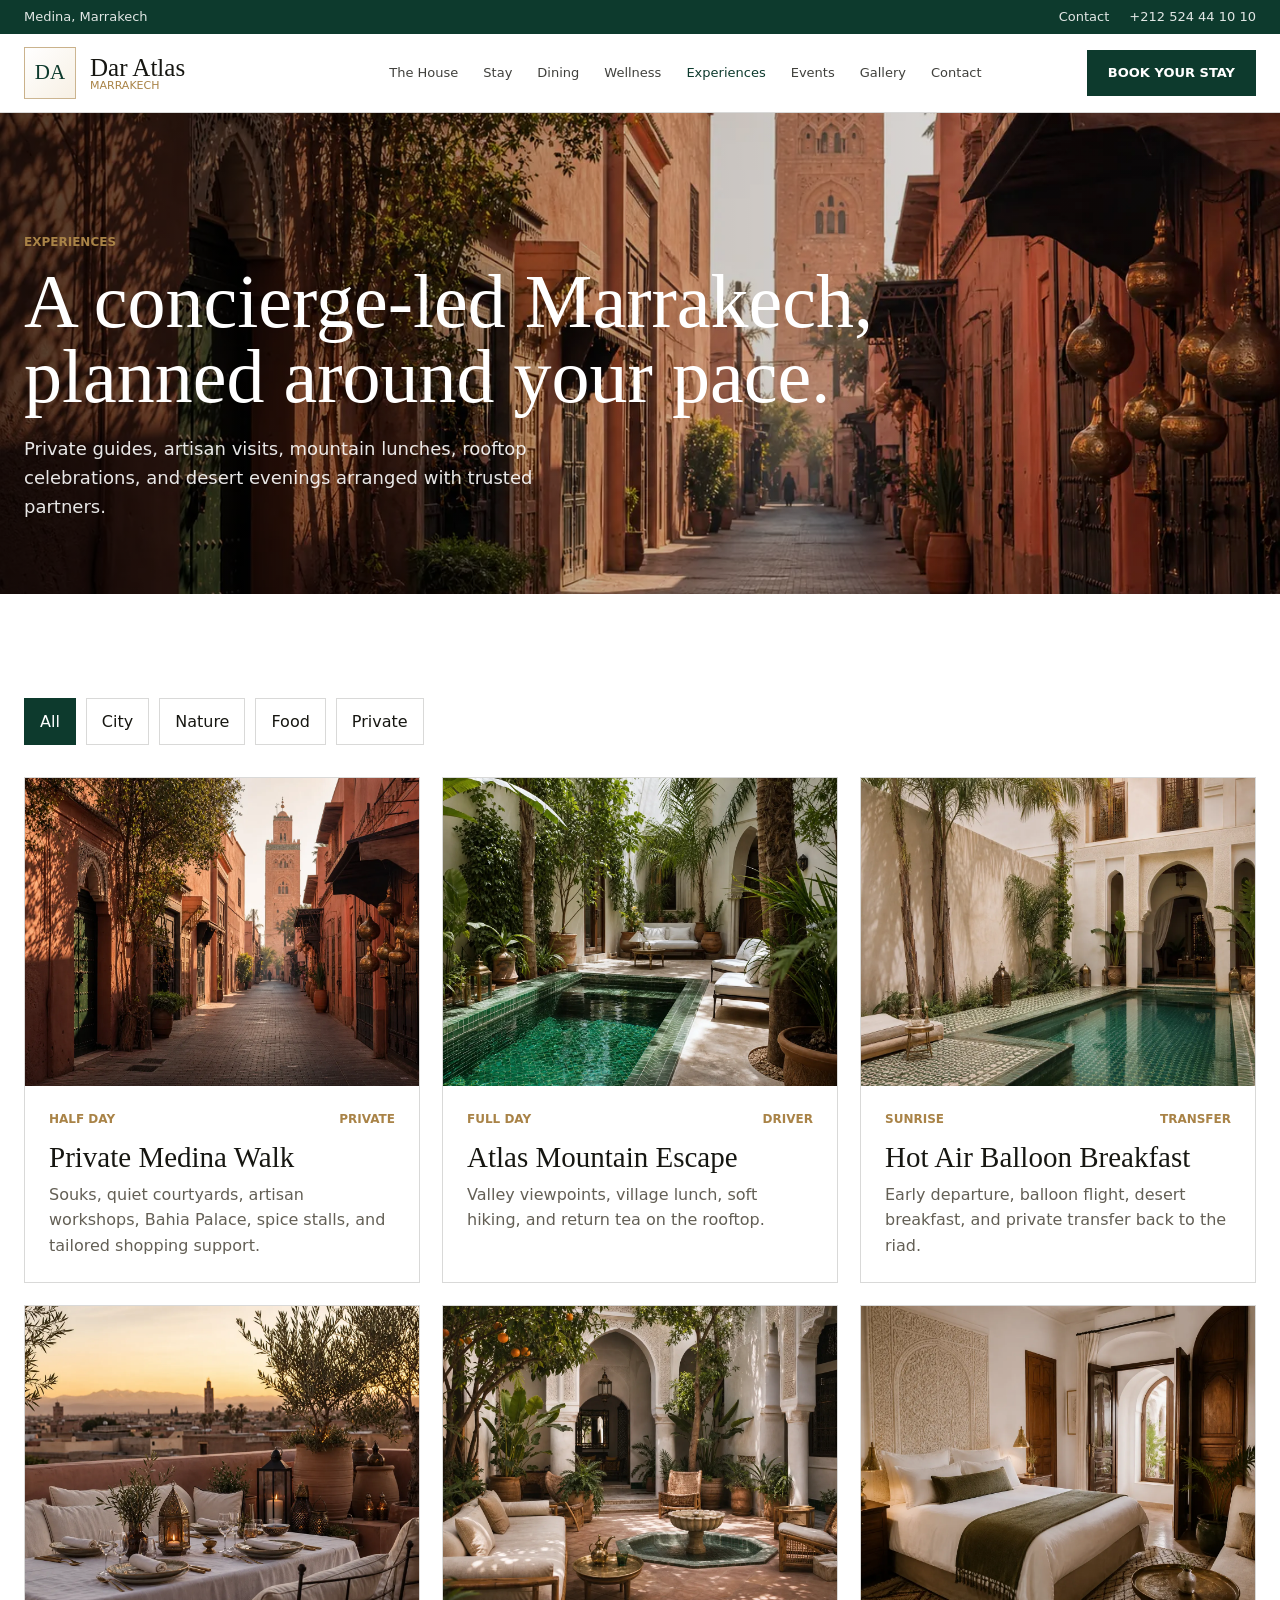
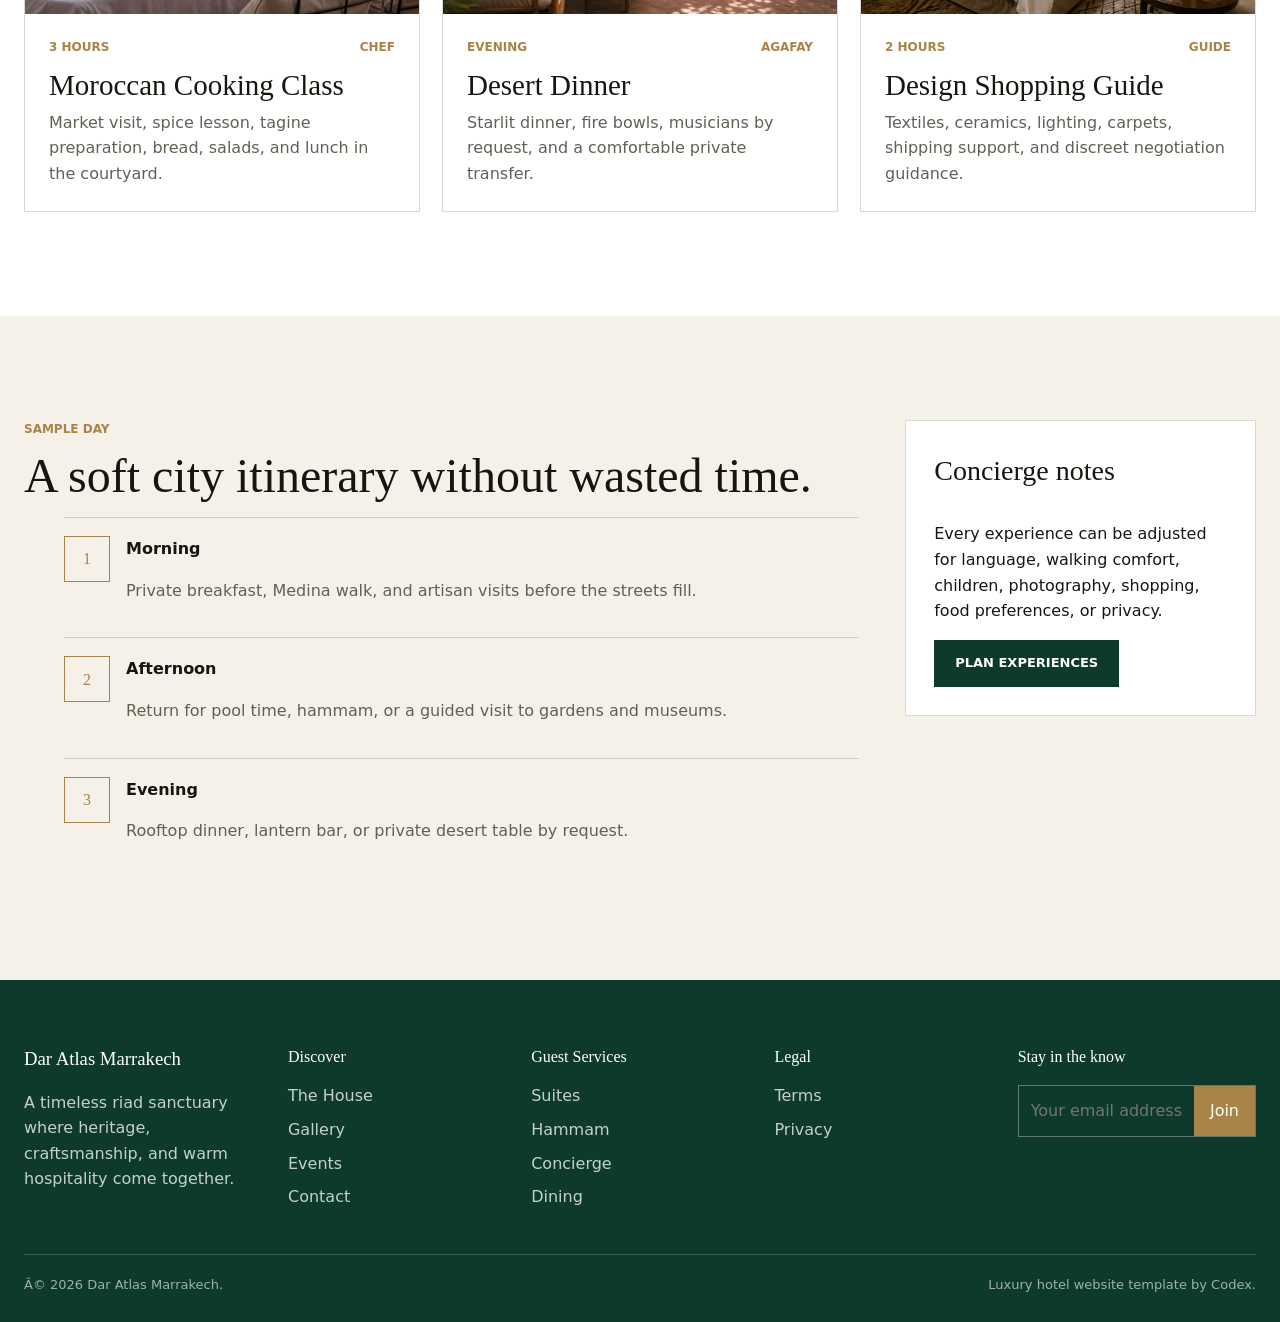
<file: dar-atlas/experiences.html>
﻿<!doctype html>
<html lang="en">
  <head><meta charset="utf-8"><meta name="viewport" content="width=device-width, initial-scale=1"><title>Experiences | Dar Atlas Marrakech</title><meta name="description" content="Private Medina walks, Atlas Mountain escapes, hot air balloons, cooking classes, shopping guides, and desert dinners arranged by Dar Atlas Marrakech."><link rel="icon" href="favicon.svg" type="image/svg+xml"><link rel="stylesheet" href="assets/css/site.css"></head>
  <body data-page="experiences">
    <a class="skip-link" href="#main">Skip to content</a><div class="top-ribbon"><div class="shell"><span>Medina, Marrakech</span><div class="top-ribbon__right"><a href="contact.html">Contact</a><a href="tel:+212524441010">+212 524 44 10 10</a></div></div></div>
    <header class="site-header" data-site-header><div class="shell header-inner"><a class="brand" href="index.html"><span class="brand-mark">DA</span><span class="brand-name"><strong>Dar Atlas</strong><span>Marrakech</span></span></a><nav class="primary-nav" data-primary-nav><a href="index.html" data-nav="home">The House</a><a href="suites.html" data-nav="suites">Stay</a><a href="dining.html" data-nav="dining">Dining</a><a href="wellness.html" data-nav="wellness">Wellness</a><a href="experiences.html" data-nav="experiences">Experiences</a><a href="events.html" data-nav="events">Events</a><a href="gallery.html" data-nav="gallery">Gallery</a><a href="contact.html" data-nav="contact">Contact</a></nav><div class="header-actions"><a class="button" href="index.html#booking">Book your stay</a><button class="menu-toggle" type="button" aria-label="Open menu" aria-expanded="false" data-menu-toggle><span></span><span></span><span></span></button></div></div></header>
    <main id="main">
      <section class="page-hero"><img src="assets/images/marrakech-guide.webp" alt="Private guide in Marrakech Medina"><div class="shell" data-reveal><span class="eyebrow">Experiences</span><h1>A concierge-led Marrakech, planned around your pace.</h1><p>Private guides, artisan visits, mountain lunches, rooftop celebrations, and desert evenings arranged with trusted partners.</p></div></section>
      <section class="section"><div class="shell"><div class="filters" data-filter-group="#experience-grid"><button type="button" class="is-active" data-filter="all">All</button><button type="button" data-filter="city">City</button><button type="button" data-filter="nature">Nature</button><button type="button" data-filter="food">Food</button><button type="button" data-filter="private">Private</button></div><div class="cards" id="experience-grid">
        <article class="card" data-tags="city private" data-reveal><div class="card-media"><img src="assets/images/marrakech-guide.webp" alt="Medina walk"></div><div class="card-body"><div class="card-topline"><span>Half day</span><span>Private</span></div><h3>Private Medina Walk</h3><p>Souks, quiet courtyards, artisan workshops, Bahia Palace, spice stalls, and tailored shopping support.</p></div></article>
        <article class="card" data-tags="nature private" data-reveal><div class="card-media"><img src="assets/images/pool-garden.webp" alt="Atlas escape"></div><div class="card-body"><div class="card-topline"><span>Full day</span><span>Driver</span></div><h3>Atlas Mountain Escape</h3><p>Valley viewpoints, village lunch, soft hiking, and return tea on the rooftop.</p></div></article>
        <article class="card" data-tags="nature private" data-reveal><div class="card-media"><img src="assets/images/hero-riad-courtyard.webp" alt="Hot air balloon"></div><div class="card-body"><div class="card-topline"><span>Sunrise</span><span>Transfer</span></div><h3>Hot Air Balloon Breakfast</h3><p>Early departure, balloon flight, desert breakfast, and private transfer back to the riad.</p></div></article>
        <article class="card" data-tags="food private" data-reveal><div class="card-media"><img src="assets/images/rooftop-dining.webp" alt="Cooking class"></div><div class="card-body"><div class="card-topline"><span>3 hours</span><span>Chef</span></div><h3>Moroccan Cooking Class</h3><p>Market visit, spice lesson, tagine preparation, bread, salads, and lunch in the courtyard.</p></div></article>
        <article class="card" data-tags="nature food private" data-reveal><div class="card-media"><img src="assets/images/courtyard-lounge.webp" alt="Desert dinner"></div><div class="card-body"><div class="card-topline"><span>Evening</span><span>Agafay</span></div><h3>Desert Dinner</h3><p>Starlit dinner, fire bowls, musicians by request, and a comfortable private transfer.</p></div></article>
        <article class="card" data-tags="city private" data-reveal><div class="card-media"><img src="assets/images/room-riad-suite.webp" alt="Design shopping guide"></div><div class="card-body"><div class="card-topline"><span>2 hours</span><span>Guide</span></div><h3>Design Shopping Guide</h3><p>Textiles, ceramics, lighting, carpets, shipping support, and discreet negotiation guidance.</p></div></article>
      </div></div></section>
      <section class="section section-stone"><div class="shell detail-grid"><div class="page-section" data-reveal><span class="eyebrow">Sample day</span><h2>A soft city itinerary without wasted time.</h2><ol class="itinerary"><li><div><strong>Morning</strong><p>Private breakfast, Medina walk, and artisan visits before the streets fill.</p></div></li><li><div><strong>Afternoon</strong><p>Return for pool time, hammam, or a guided visit to gardens and museums.</p></div></li><li><div><strong>Evening</strong><p>Rooftop dinner, lantern bar, or private desert table by request.</p></div></li></ol></div><aside class="detail-panel" data-reveal><h3 style="font-family: var(--serif); font-size: 28px; font-weight: 500; margin-top: 0;">Concierge notes</h3><p>Every experience can be adjusted for language, walking comfort, children, photography, shopping, food preferences, or privacy.</p><a class="button" href="contact.html">Plan experiences</a></aside></div></section>
    </main>
    <footer class="site-footer"><div class="shell footer-grid"><div><h3>Dar Atlas Marrakech</h3><p>A timeless riad sanctuary where heritage, craftsmanship, and warm hospitality come together.</p></div><div><h4>Discover</h4><ul><li><a href="index.html">The House</a></li><li><a href="gallery.html">Gallery</a></li><li><a href="events.html">Events</a></li><li><a href="contact.html">Contact</a></li></ul></div><div><h4>Guest Services</h4><ul><li><a href="suites.html">Suites</a></li><li><a href="wellness.html">Hammam</a></li><li><a href="experiences.html">Concierge</a></li><li><a href="dining.html">Dining</a></li></ul></div><div><h4>Legal</h4><ul><li><a href="terms.html">Terms</a></li><li><a href="privacy.html">Privacy</a></li></ul></div><div><h4>Stay in the know</h4><form class="newsletter" data-newsletter><input type="email" placeholder="Your email address" required><button type="submit">Join</button></form></div></div><div class="shell footer-bottom"><span>Â© 2026 Dar Atlas Marrakech.</span><span>Luxury hotel website template by Codex.</span></div></footer><script src="assets/js/site.js"></script>
  </body>
</html>
</file>
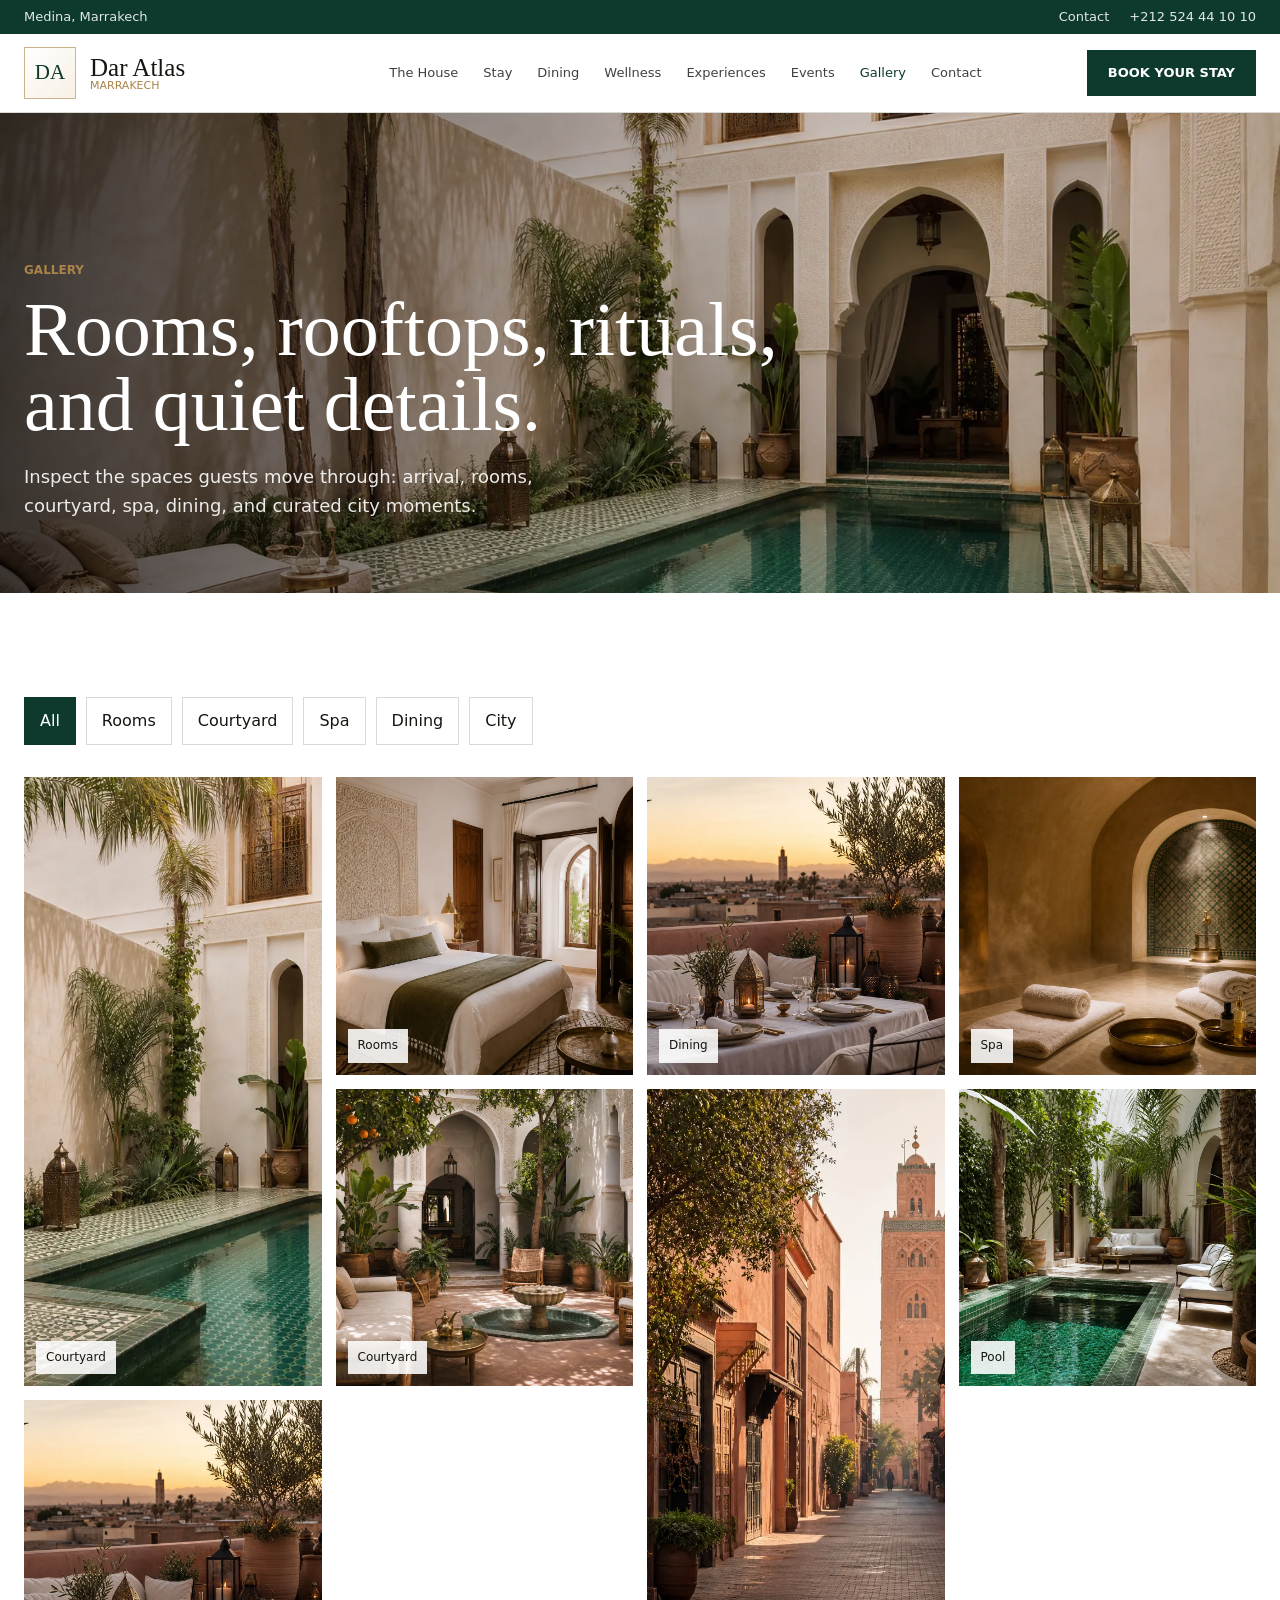
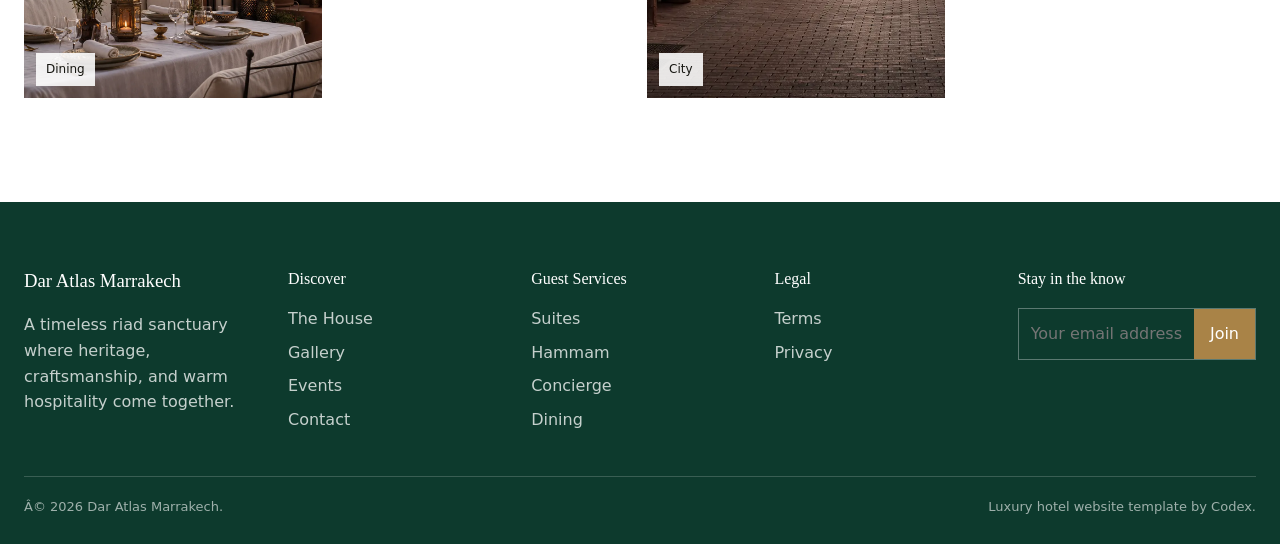
<file: dar-atlas/gallery.html>
﻿<!doctype html>
<html lang="en">
  <head><meta charset="utf-8"><meta name="viewport" content="width=device-width, initial-scale=1"><title>Gallery | Dar Atlas Marrakech</title><meta name="description" content="View rooms, courtyard, pool, spa, dining, and Marrakech experience images for Dar Atlas Marrakech."><link rel="icon" href="favicon.svg" type="image/svg+xml"><link rel="stylesheet" href="assets/css/site.css"></head>
  <body data-page="gallery">
    <a class="skip-link" href="#main">Skip to content</a><div class="top-ribbon"><div class="shell"><span>Medina, Marrakech</span><div class="top-ribbon__right"><a href="contact.html">Contact</a><a href="tel:+212524441010">+212 524 44 10 10</a></div></div></div>
    <header class="site-header" data-site-header><div class="shell header-inner"><a class="brand" href="index.html"><span class="brand-mark">DA</span><span class="brand-name"><strong>Dar Atlas</strong><span>Marrakech</span></span></a><nav class="primary-nav" data-primary-nav><a href="index.html" data-nav="home">The House</a><a href="suites.html" data-nav="suites">Stay</a><a href="dining.html" data-nav="dining">Dining</a><a href="wellness.html" data-nav="wellness">Wellness</a><a href="experiences.html" data-nav="experiences">Experiences</a><a href="events.html" data-nav="events">Events</a><a href="gallery.html" data-nav="gallery">Gallery</a><a href="contact.html" data-nav="contact">Contact</a></nav><div class="header-actions"><a class="button" href="index.html#booking">Book your stay</a><button class="menu-toggle" type="button" aria-label="Open menu" aria-expanded="false" data-menu-toggle><span></span><span></span><span></span></button></div></div></header>
    <main id="main">
      <section class="page-hero"><img src="assets/images/hero-riad-courtyard.webp" alt="Dar Atlas courtyard pool"><div class="shell" data-reveal><span class="eyebrow">Gallery</span><h1>Rooms, rooftops, rituals, and quiet details.</h1><p>Inspect the spaces guests move through: arrival, rooms, courtyard, spa, dining, and curated city moments.</p></div></section>
      <section class="section"><div class="shell"><div class="filters" data-filter-group="#gallery-grid"><button type="button" class="is-active" data-filter="all">All</button><button type="button" data-filter="rooms">Rooms</button><button type="button" data-filter="courtyard">Courtyard</button><button type="button" data-filter="spa">Spa</button><button type="button" data-filter="dining">Dining</button><button type="button" data-filter="city">City</button></div><div class="gallery-grid" id="gallery-grid">
        <figure data-tags="courtyard" data-lightbox-src="assets/images/hero-riad-courtyard.webp" data-lightbox-alt="Courtyard pool"><img src="assets/images/hero-riad-courtyard.webp" alt="Courtyard pool"><figcaption>Courtyard</figcaption></figure>
        <figure data-tags="rooms" data-lightbox-src="assets/images/room-riad-suite.webp" data-lightbox-alt="Suite bedroom"><img src="assets/images/room-riad-suite.webp" alt="Suite bedroom"><figcaption>Rooms</figcaption></figure>
        <figure data-tags="dining" data-lightbox-src="assets/images/rooftop-dining.webp" data-lightbox-alt="Rooftop dining"><img src="assets/images/rooftop-dining.webp" alt="Rooftop dining"><figcaption>Dining</figcaption></figure>
        <figure data-tags="spa" data-lightbox-src="assets/images/spa-hammam.webp" data-lightbox-alt="Hammam"><img src="assets/images/spa-hammam.webp" alt="Hammam"><figcaption>Spa</figcaption></figure>
        <figure data-tags="courtyard" data-lightbox-src="assets/images/courtyard-lounge.webp" data-lightbox-alt="Courtyard lounge"><img src="assets/images/courtyard-lounge.webp" alt="Courtyard lounge"><figcaption>Courtyard</figcaption></figure>
        <figure data-tags="city" data-lightbox-src="assets/images/marrakech-guide.webp" data-lightbox-alt="Medina guide"><img src="assets/images/marrakech-guide.webp" alt="Medina guide"><figcaption>City</figcaption></figure>
        <figure data-tags="courtyard rooms" data-lightbox-src="assets/images/pool-garden.webp" data-lightbox-alt="Pool garden"><img src="assets/images/pool-garden.webp" alt="Pool garden"><figcaption>Pool</figcaption></figure>
        <figure data-tags="dining" data-lightbox-src="assets/images/rooftop-dining.webp" data-lightbox-alt="Rooftop table"><img src="assets/images/rooftop-dining.webp" alt="Rooftop table"><figcaption>Dining</figcaption></figure>
      </div></div></section>
    </main>
    <div class="lightbox" data-lightbox aria-modal="true" role="dialog"><button type="button" aria-label="Close image">X</button><img alt=""></div>
    <footer class="site-footer"><div class="shell footer-grid"><div><h3>Dar Atlas Marrakech</h3><p>A timeless riad sanctuary where heritage, craftsmanship, and warm hospitality come together.</p></div><div><h4>Discover</h4><ul><li><a href="index.html">The House</a></li><li><a href="gallery.html">Gallery</a></li><li><a href="events.html">Events</a></li><li><a href="contact.html">Contact</a></li></ul></div><div><h4>Guest Services</h4><ul><li><a href="suites.html">Suites</a></li><li><a href="wellness.html">Hammam</a></li><li><a href="experiences.html">Concierge</a></li><li><a href="dining.html">Dining</a></li></ul></div><div><h4>Legal</h4><ul><li><a href="terms.html">Terms</a></li><li><a href="privacy.html">Privacy</a></li></ul></div><div><h4>Stay in the know</h4><form class="newsletter" data-newsletter><input type="email" placeholder="Your email address" required><button type="submit">Join</button></form></div></div><div class="shell footer-bottom"><span>Â© 2026 Dar Atlas Marrakech.</span><span>Luxury hotel website template by Codex.</span></div></footer><script src="assets/js/site.js"></script>
  </body>
</html>
</file>
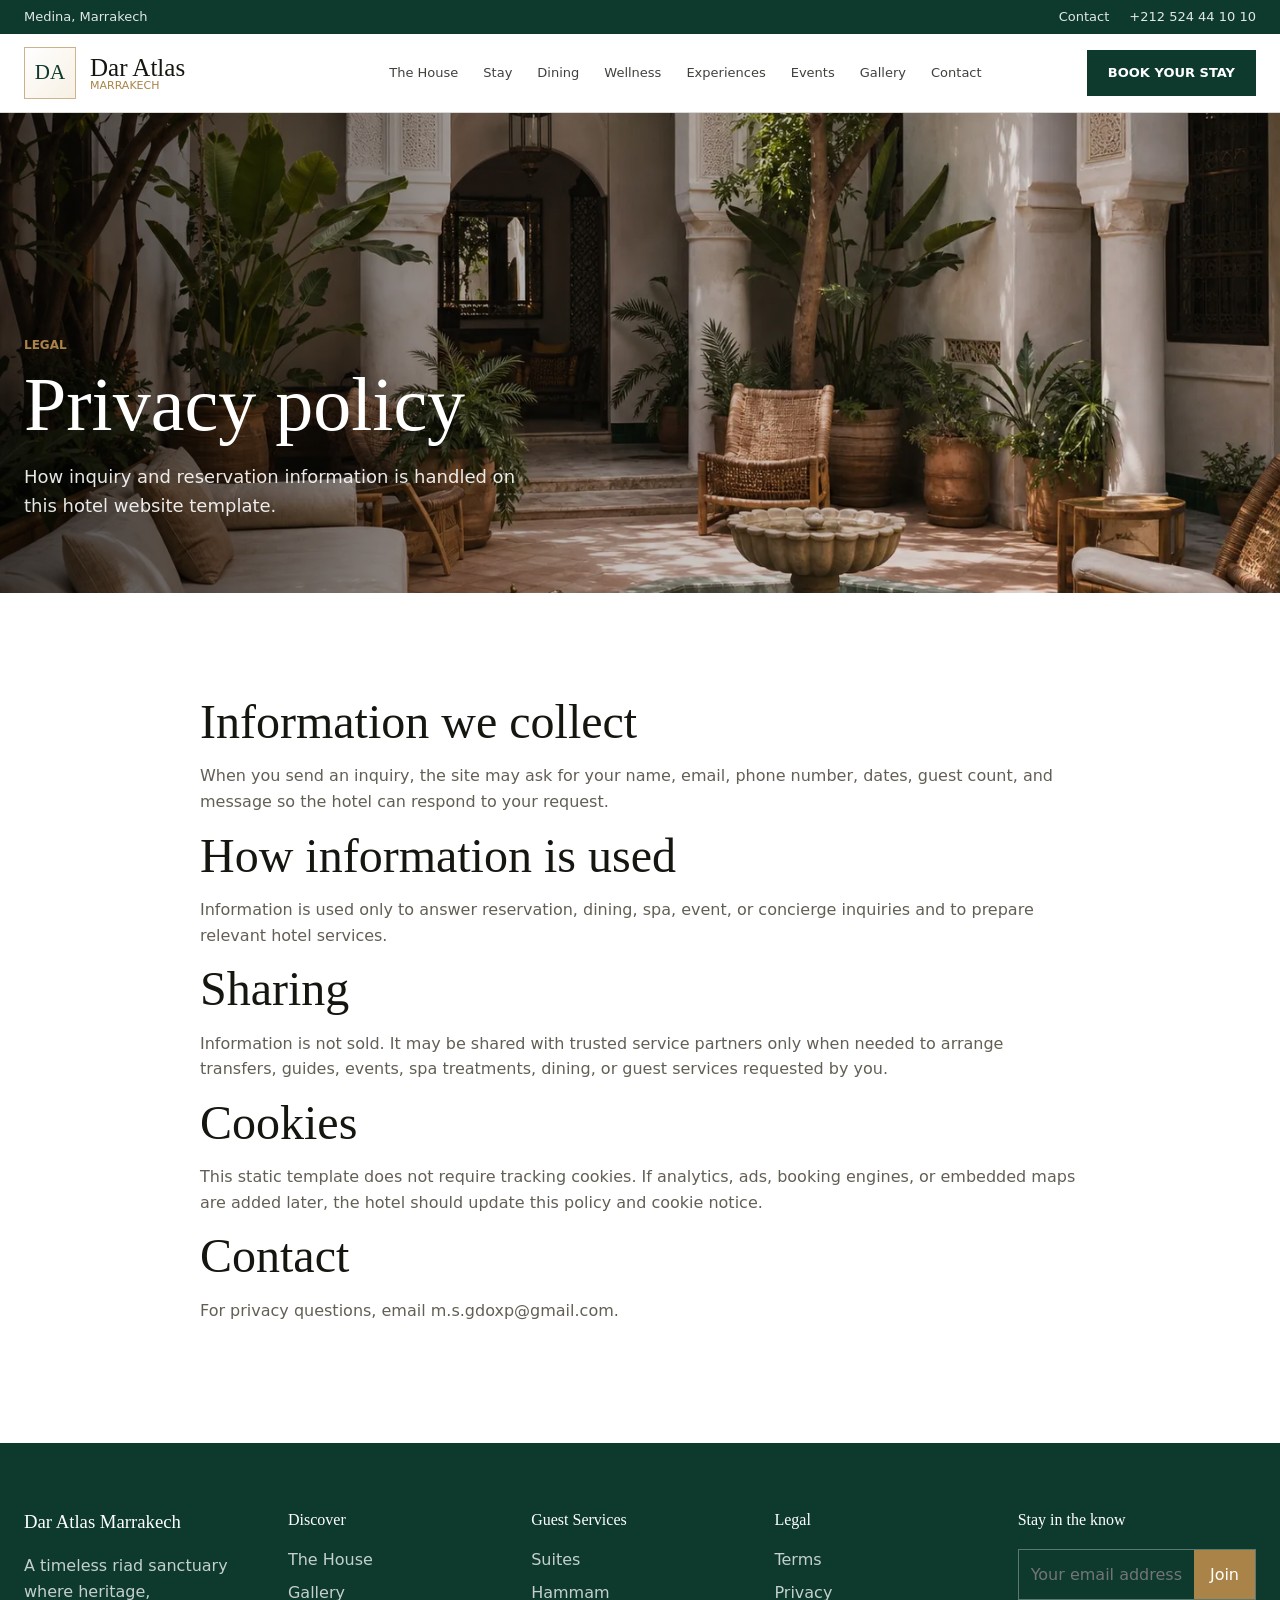
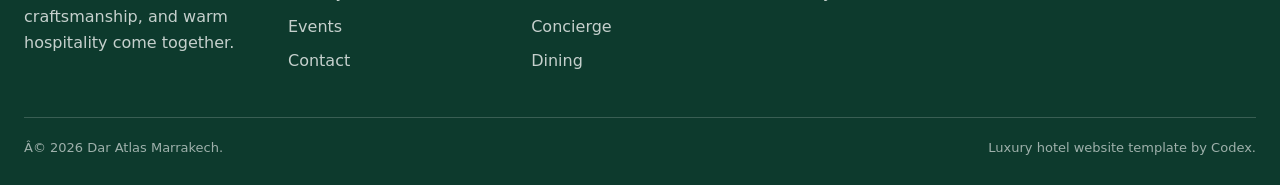
<file: dar-atlas/privacy.html>
﻿<!doctype html>
<html lang="en">
  <head><meta charset="utf-8"><meta name="viewport" content="width=device-width, initial-scale=1"><title>Privacy Policy | Dar Atlas Marrakech</title><meta name="description" content="Privacy policy for Dar Atlas Marrakech website inquiries and reservations."><link rel="icon" href="favicon.svg" type="image/svg+xml"><link rel="stylesheet" href="assets/css/site.css"></head>
  <body data-page="privacy">
    <a class="skip-link" href="#main">Skip to content</a><div class="top-ribbon"><div class="shell"><span>Medina, Marrakech</span><div class="top-ribbon__right"><a href="contact.html">Contact</a><a href="tel:+212524441010">+212 524 44 10 10</a></div></div></div>
    <header class="site-header" data-site-header><div class="shell header-inner"><a class="brand" href="index.html"><span class="brand-mark">DA</span><span class="brand-name"><strong>Dar Atlas</strong><span>Marrakech</span></span></a><nav class="primary-nav" data-primary-nav><a href="index.html" data-nav="home">The House</a><a href="suites.html" data-nav="suites">Stay</a><a href="dining.html" data-nav="dining">Dining</a><a href="wellness.html" data-nav="wellness">Wellness</a><a href="experiences.html" data-nav="experiences">Experiences</a><a href="events.html" data-nav="events">Events</a><a href="gallery.html" data-nav="gallery">Gallery</a><a href="contact.html" data-nav="contact">Contact</a></nav><div class="header-actions"><a class="button" href="index.html#booking">Book your stay</a><button class="menu-toggle" type="button" aria-label="Open menu" aria-expanded="false" data-menu-toggle><span></span><span></span><span></span></button></div></div></header>
    <main id="main"><section class="page-hero"><img src="assets/images/courtyard-lounge.webp" alt="Riad lounge"><div class="shell"><span class="eyebrow">Legal</span><h1>Privacy policy</h1><p>How inquiry and reservation information is handled on this hotel website template.</p></div></section><section class="section"><div class="shell page-section" style="max-width: 880px;"><h2>Information we collect</h2><p>When you send an inquiry, the site may ask for your name, email, phone number, dates, guest count, and message so the hotel can respond to your request.</p><h2>How information is used</h2><p>Information is used only to answer reservation, dining, spa, event, or concierge inquiries and to prepare relevant hotel services.</p><h2>Sharing</h2><p>Information is not sold. It may be shared with trusted service partners only when needed to arrange transfers, guides, events, spa treatments, dining, or guest services requested by you.</p><h2 id="cookies">Cookies</h2><p>This static template does not require tracking cookies. If analytics, ads, booking engines, or embedded maps are added later, the hotel should update this policy and cookie notice.</p><h2>Contact</h2><p>For privacy questions, email <a href="mailto:m.s.gdoxp@gmail.com">m.s.gdoxp@gmail.com</a>.</p></div></section></main>
    <footer class="site-footer"><div class="shell footer-grid"><div><h3>Dar Atlas Marrakech</h3><p>A timeless riad sanctuary where heritage, craftsmanship, and warm hospitality come together.</p></div><div><h4>Discover</h4><ul><li><a href="index.html">The House</a></li><li><a href="gallery.html">Gallery</a></li><li><a href="events.html">Events</a></li><li><a href="contact.html">Contact</a></li></ul></div><div><h4>Guest Services</h4><ul><li><a href="suites.html">Suites</a></li><li><a href="wellness.html">Hammam</a></li><li><a href="experiences.html">Concierge</a></li><li><a href="dining.html">Dining</a></li></ul></div><div><h4>Legal</h4><ul><li><a href="terms.html">Terms</a></li><li><a href="privacy.html">Privacy</a></li></ul></div><div><h4>Stay in the know</h4><form class="newsletter" data-newsletter><input type="email" placeholder="Your email address" required><button type="submit">Join</button></form></div></div><div class="shell footer-bottom"><span>Â© 2026 Dar Atlas Marrakech.</span><span>Luxury hotel website template by Codex.</span></div></footer><script src="assets/js/site.js"></script>
  </body>
</html>
</file>
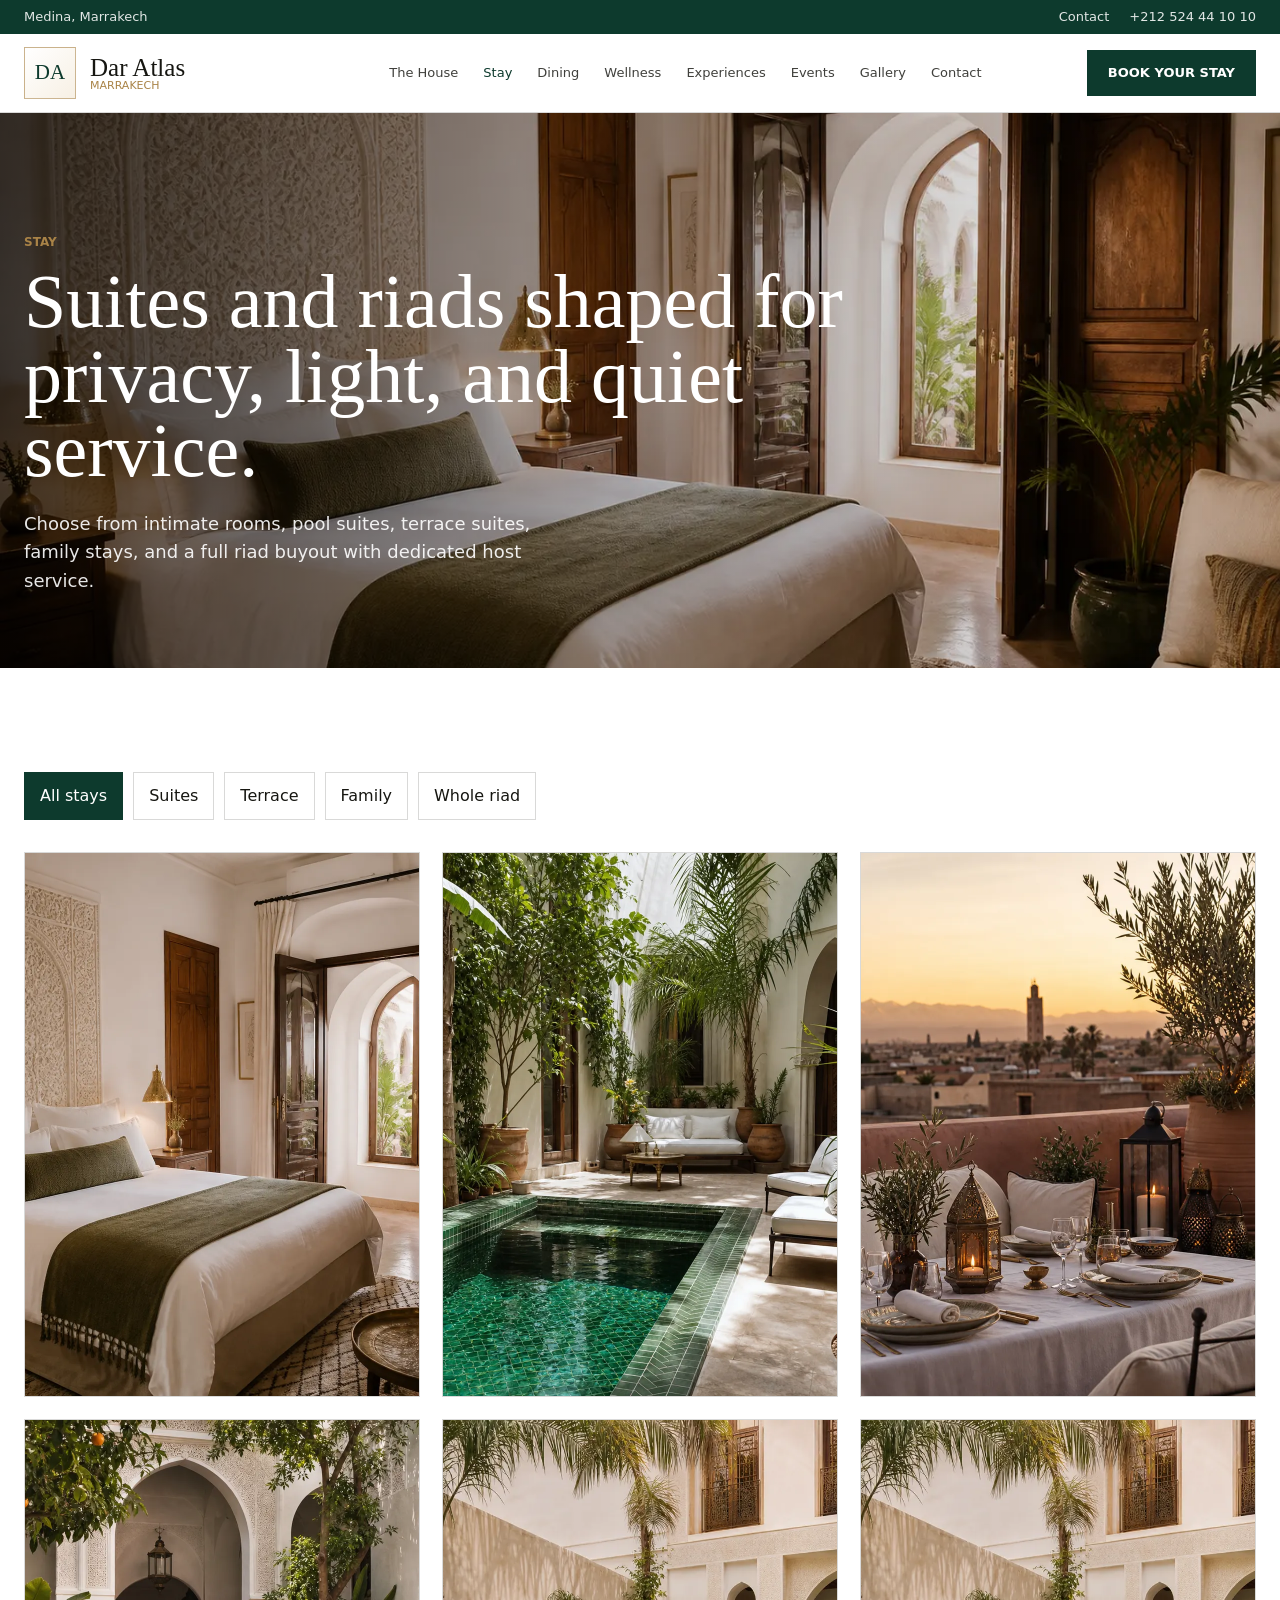
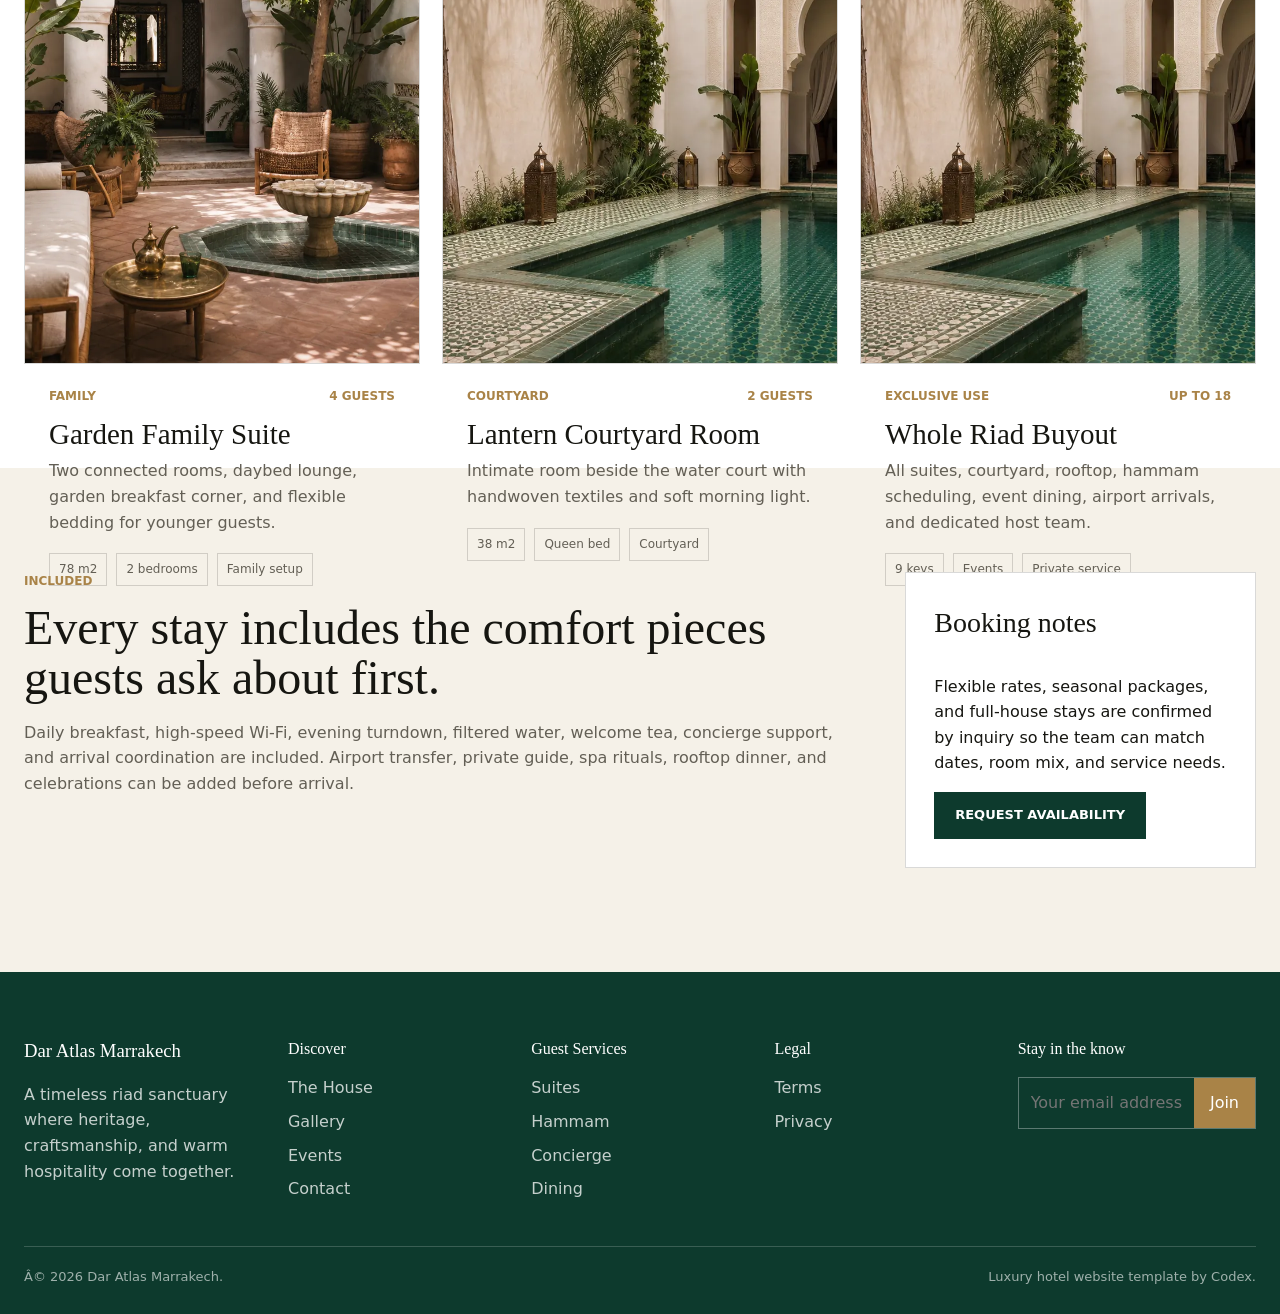
<file: dar-atlas/suites.html>
﻿<!doctype html>
<html lang="en">
  <head>
    <meta charset="utf-8">
    <meta name="viewport" content="width=device-width, initial-scale=1">
    <title>Suites and Riads | Dar Atlas Marrakech</title>
    <meta name="description" content="Explore the suites and riads at Dar Atlas Marrakech, including pool suites, terrace suites, family stays, and a whole-riad buyout.">
    <link rel="icon" href="favicon.svg" type="image/svg+xml"><link rel="stylesheet" href="assets/css/site.css">
  </head>
  <body data-page="suites">
    <a class="skip-link" href="#main">Skip to content</a>
    <div class="top-ribbon"><div class="shell"><span>Medina, Marrakech</span><div class="top-ribbon__right"><a href="contact.html">Contact</a><a href="tel:+212524441010">+212 524 44 10 10</a></div></div></div>
    <header class="site-header" data-site-header><div class="shell header-inner"><a class="brand" href="index.html"><span class="brand-mark">DA</span><span class="brand-name"><strong>Dar Atlas</strong><span>Marrakech</span></span></a><nav class="primary-nav" data-primary-nav aria-label="Primary navigation"><a href="index.html" data-nav="home">The House</a><a href="suites.html" data-nav="suites">Stay</a><a href="dining.html" data-nav="dining">Dining</a><a href="wellness.html" data-nav="wellness">Wellness</a><a href="experiences.html" data-nav="experiences">Experiences</a><a href="events.html" data-nav="events">Events</a><a href="gallery.html" data-nav="gallery">Gallery</a><a href="contact.html" data-nav="contact">Contact</a></nav><div class="header-actions"><a class="button" href="index.html#booking">Book your stay</a><button class="menu-toggle" type="button" aria-label="Open menu" aria-expanded="false" data-menu-toggle><span></span><span></span><span></span></button></div></div></header>

    <main id="main">
      <section class="page-hero">
        <img src="assets/images/room-riad-suite.webp" alt="Bedroom suite at Dar Atlas Marrakech">
        <div class="shell" data-reveal>
          <span class="eyebrow">Stay</span>
          <h1>Suites and riads shaped for privacy, light, and quiet service.</h1>
          <p>Choose from intimate rooms, pool suites, terrace suites, family stays, and a full riad buyout with dedicated host service.</p>
        </div>
      </section>

      <section class="section">
        <div class="shell">
          <div class="filters" data-filter-group="#suite-grid" aria-label="Suite filters">
            <button type="button" class="is-active" data-filter="all">All stays</button>
            <button type="button" data-filter="suite">Suites</button>
            <button type="button" data-filter="terrace">Terrace</button>
            <button type="button" data-filter="family">Family</button>
            <button type="button" data-filter="buyout">Whole riad</button>
          </div>
          <div class="cards" id="suite-grid">
            <article class="card" data-tags="suite terrace" data-reveal><a class="card-media" href="contact.html"><img src="assets/images/room-riad-suite.webp" alt="Riad Atlas suite"></a><div class="card-body"><div class="card-topline"><span>Signature riad</span><span>2 guests</span></div><h3>Riad Atlas</h3><p>Carved cedar, king bed, brass writing desk, marble shower, and a shaded courtyard sitting area.</p><ul class="fact-list"><li>68 m2</li><li>King bed</li><li>Courtyard</li></ul></div></article>
            <article class="card" data-tags="suite" data-reveal><a class="card-media" href="contact.html"><img src="assets/images/pool-garden.webp" alt="Atlas pool suite"></a><div class="card-body"><div class="card-topline"><span>Pool view</span><span>2 guests</span></div><h3>Atlas Pool Suite</h3><p>A calm pool-facing suite with lounge seating, garden light, zellige details, and evening lantern service.</p><ul class="fact-list"><li>52 m2</li><li>King bed</li><li>Pool access</li></ul></div></article>
            <article class="card" data-tags="suite terrace" data-reveal><a class="card-media" href="contact.html"><img src="assets/images/rooftop-dining.webp" alt="Koutoubia terrace suite"></a><div class="card-body"><div class="card-topline"><span>Terrace</span><span>2 guests</span></div><h3>Koutoubia Terrace Suite</h3><p>Sunset-facing terrace, breakfast table, oversized bathroom, and a view across the Medina rooftops.</p><ul class="fact-list"><li>62 m2</li><li>Terrace</li><li>Skyline view</li></ul></div></article>
            <article class="card" data-tags="family suite" data-reveal><a class="card-media" href="contact.html"><img src="assets/images/courtyard-lounge.webp" alt="Garden family suite"></a><div class="card-body"><div class="card-topline"><span>Family</span><span>4 guests</span></div><h3>Garden Family Suite</h3><p>Two connected rooms, daybed lounge, garden breakfast corner, and flexible bedding for younger guests.</p><ul class="fact-list"><li>78 m2</li><li>2 bedrooms</li><li>Family setup</li></ul></div></article>
            <article class="card" data-tags="terrace" data-reveal><a class="card-media" href="contact.html"><img src="assets/images/hero-riad-courtyard.webp" alt="Courtyard room"></a><div class="card-body"><div class="card-topline"><span>Courtyard</span><span>2 guests</span></div><h3>Lantern Courtyard Room</h3><p>Intimate room beside the water court with handwoven textiles and soft morning light.</p><ul class="fact-list"><li>38 m2</li><li>Queen bed</li><li>Courtyard</li></ul></div></article>
            <article class="card" data-tags="buyout family suite terrace" data-reveal><a class="card-media" href="contact.html"><img src="assets/images/hero-riad-courtyard.webp" alt="Whole riad buyout"></a><div class="card-body"><div class="card-topline"><span>Exclusive use</span><span>Up to 18</span></div><h3>Whole Riad Buyout</h3><p>All suites, courtyard, rooftop, hammam scheduling, event dining, airport arrivals, and dedicated host team.</p><ul class="fact-list"><li>9 keys</li><li>Events</li><li>Private service</li></ul></div></article>
          </div>
        </div>
      </section>

      <section class="section section-stone">
        <div class="shell detail-grid">
          <div class="page-section" data-reveal>
            <span class="eyebrow">Included</span>
            <h2>Every stay includes the comfort pieces guests ask about first.</h2>
            <p>Daily breakfast, high-speed Wi-Fi, evening turndown, filtered water, welcome tea, concierge support, and arrival coordination are included. Airport transfer, private guide, spa rituals, rooftop dinner, and celebrations can be added before arrival.</p>
          </div>
          <aside class="detail-panel" data-reveal>
            <h3 style="font-family: var(--serif); font-size: 28px; font-weight: 500; margin-top: 0;">Booking notes</h3>
            <p>Flexible rates, seasonal packages, and full-house stays are confirmed by inquiry so the team can match dates, room mix, and service needs.</p>
            <a class="button" href="contact.html">Request availability</a>
          </aside>
        </div>
      </section>
    </main>

    <footer class="site-footer"><div class="shell footer-grid"><div><h3>Dar Atlas Marrakech</h3><p>A timeless riad sanctuary where heritage, craftsmanship, and warm hospitality come together.</p></div><div><h4>Discover</h4><ul><li><a href="index.html">The House</a></li><li><a href="gallery.html">Gallery</a></li><li><a href="events.html">Events</a></li><li><a href="contact.html">Contact</a></li></ul></div><div><h4>Guest Services</h4><ul><li><a href="suites.html">Suites</a></li><li><a href="wellness.html">Hammam</a></li><li><a href="experiences.html">Concierge</a></li><li><a href="dining.html">Dining</a></li></ul></div><div><h4>Legal</h4><ul><li><a href="terms.html">Terms</a></li><li><a href="privacy.html">Privacy</a></li></ul></div><div><h4>Stay in the know</h4><form class="newsletter" data-newsletter><input type="email" placeholder="Your email address" aria-label="Email address" required><button type="submit">Join</button></form></div></div><div class="shell footer-bottom"><span>Â© 2026 Dar Atlas Marrakech.</span><span>Luxury hotel website template by Codex.</span></div></footer>
    <script src="assets/js/site.js"></script>
  </body>
</html>
</file>
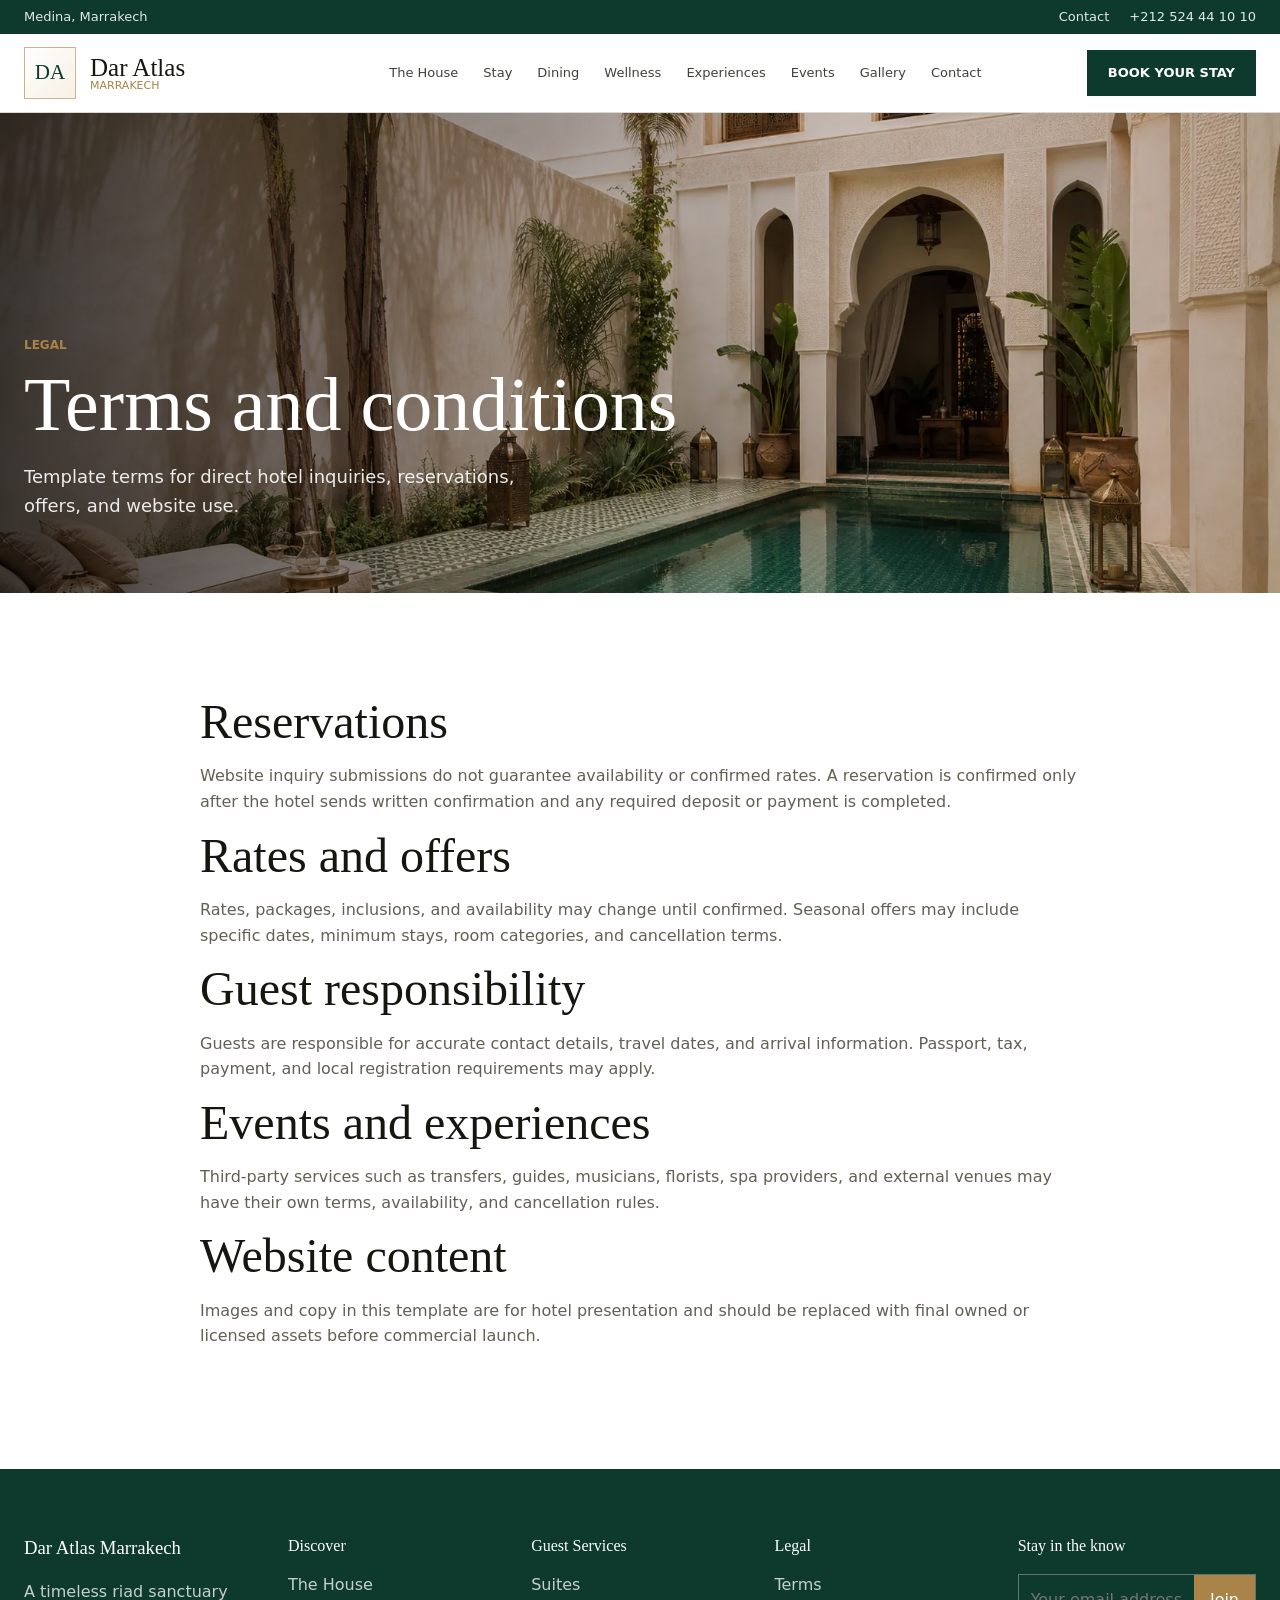
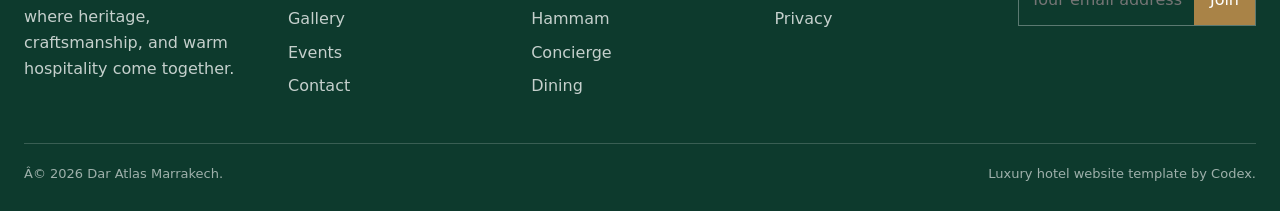
<file: dar-atlas/terms.html>
﻿<!doctype html>
<html lang="en">
  <head><meta charset="utf-8"><meta name="viewport" content="width=device-width, initial-scale=1"><title>Terms and Conditions | Dar Atlas Marrakech</title><meta name="description" content="Terms and conditions for Dar Atlas Marrakech website and hotel inquiries."><link rel="icon" href="favicon.svg" type="image/svg+xml"><link rel="stylesheet" href="assets/css/site.css"></head>
  <body data-page="terms">
    <a class="skip-link" href="#main">Skip to content</a><div class="top-ribbon"><div class="shell"><span>Medina, Marrakech</span><div class="top-ribbon__right"><a href="contact.html">Contact</a><a href="tel:+212524441010">+212 524 44 10 10</a></div></div></div>
    <header class="site-header" data-site-header><div class="shell header-inner"><a class="brand" href="index.html"><span class="brand-mark">DA</span><span class="brand-name"><strong>Dar Atlas</strong><span>Marrakech</span></span></a><nav class="primary-nav" data-primary-nav><a href="index.html" data-nav="home">The House</a><a href="suites.html" data-nav="suites">Stay</a><a href="dining.html" data-nav="dining">Dining</a><a href="wellness.html" data-nav="wellness">Wellness</a><a href="experiences.html" data-nav="experiences">Experiences</a><a href="events.html" data-nav="events">Events</a><a href="gallery.html" data-nav="gallery">Gallery</a><a href="contact.html" data-nav="contact">Contact</a></nav><div class="header-actions"><a class="button" href="index.html#booking">Book your stay</a><button class="menu-toggle" type="button" aria-label="Open menu" aria-expanded="false" data-menu-toggle><span></span><span></span><span></span></button></div></div></header>
    <main id="main"><section class="page-hero"><img src="assets/images/hero-riad-courtyard.webp" alt="Courtyard pool"><div class="shell"><span class="eyebrow">Legal</span><h1>Terms and conditions</h1><p>Template terms for direct hotel inquiries, reservations, offers, and website use.</p></div></section><section class="section"><div class="shell page-section" style="max-width: 880px;"><h2>Reservations</h2><p>Website inquiry submissions do not guarantee availability or confirmed rates. A reservation is confirmed only after the hotel sends written confirmation and any required deposit or payment is completed.</p><h2>Rates and offers</h2><p>Rates, packages, inclusions, and availability may change until confirmed. Seasonal offers may include specific dates, minimum stays, room categories, and cancellation terms.</p><h2>Guest responsibility</h2><p>Guests are responsible for accurate contact details, travel dates, and arrival information. Passport, tax, payment, and local registration requirements may apply.</p><h2>Events and experiences</h2><p>Third-party services such as transfers, guides, musicians, florists, spa providers, and external venues may have their own terms, availability, and cancellation rules.</p><h2>Website content</h2><p>Images and copy in this template are for hotel presentation and should be replaced with final owned or licensed assets before commercial launch.</p></div></section></main>
    <footer class="site-footer"><div class="shell footer-grid"><div><h3>Dar Atlas Marrakech</h3><p>A timeless riad sanctuary where heritage, craftsmanship, and warm hospitality come together.</p></div><div><h4>Discover</h4><ul><li><a href="index.html">The House</a></li><li><a href="gallery.html">Gallery</a></li><li><a href="events.html">Events</a></li><li><a href="contact.html">Contact</a></li></ul></div><div><h4>Guest Services</h4><ul><li><a href="suites.html">Suites</a></li><li><a href="wellness.html">Hammam</a></li><li><a href="experiences.html">Concierge</a></li><li><a href="dining.html">Dining</a></li></ul></div><div><h4>Legal</h4><ul><li><a href="terms.html">Terms</a></li><li><a href="privacy.html">Privacy</a></li></ul></div><div><h4>Stay in the know</h4><form class="newsletter" data-newsletter><input type="email" placeholder="Your email address" required><button type="submit">Join</button></form></div></div><div class="shell footer-bottom"><span>Â© 2026 Dar Atlas Marrakech.</span><span>Luxury hotel website template by Codex.</span></div></footer><script src="assets/js/site.js"></script>
  </body>
</html>
</file>
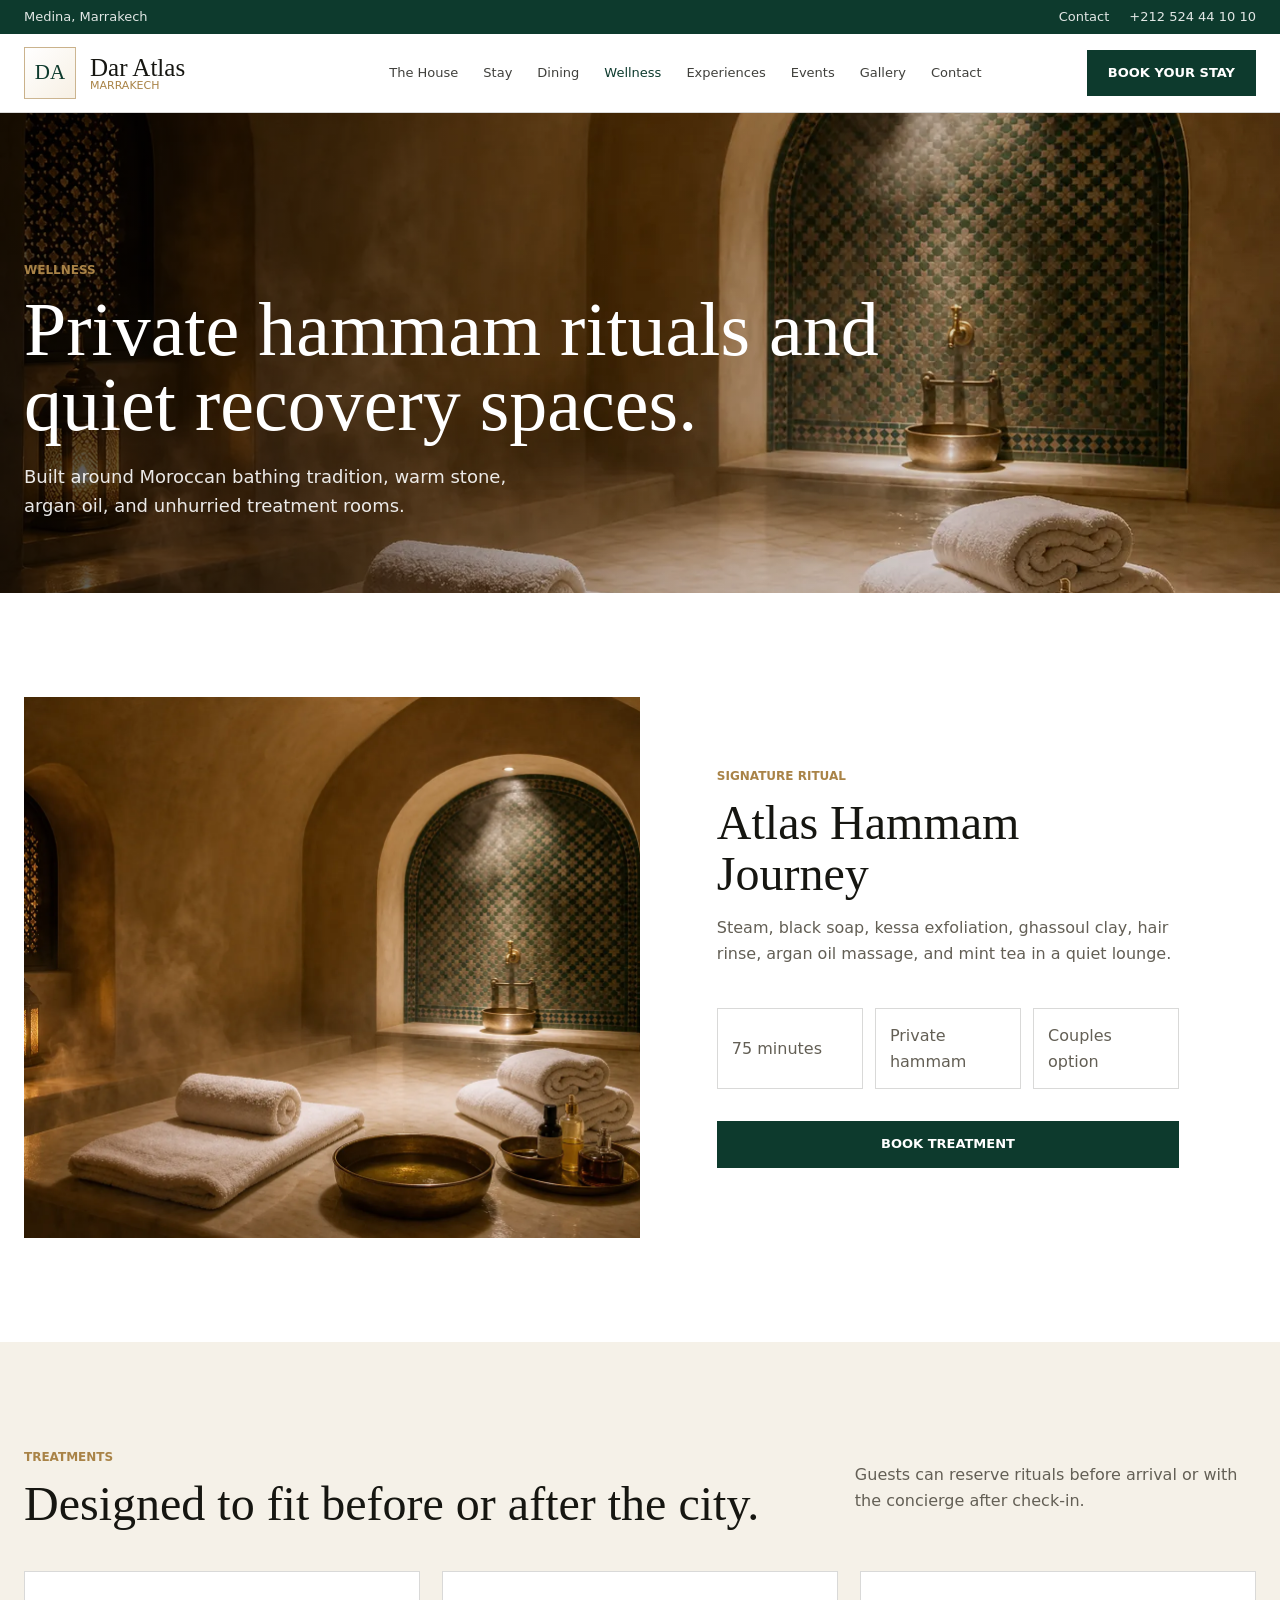
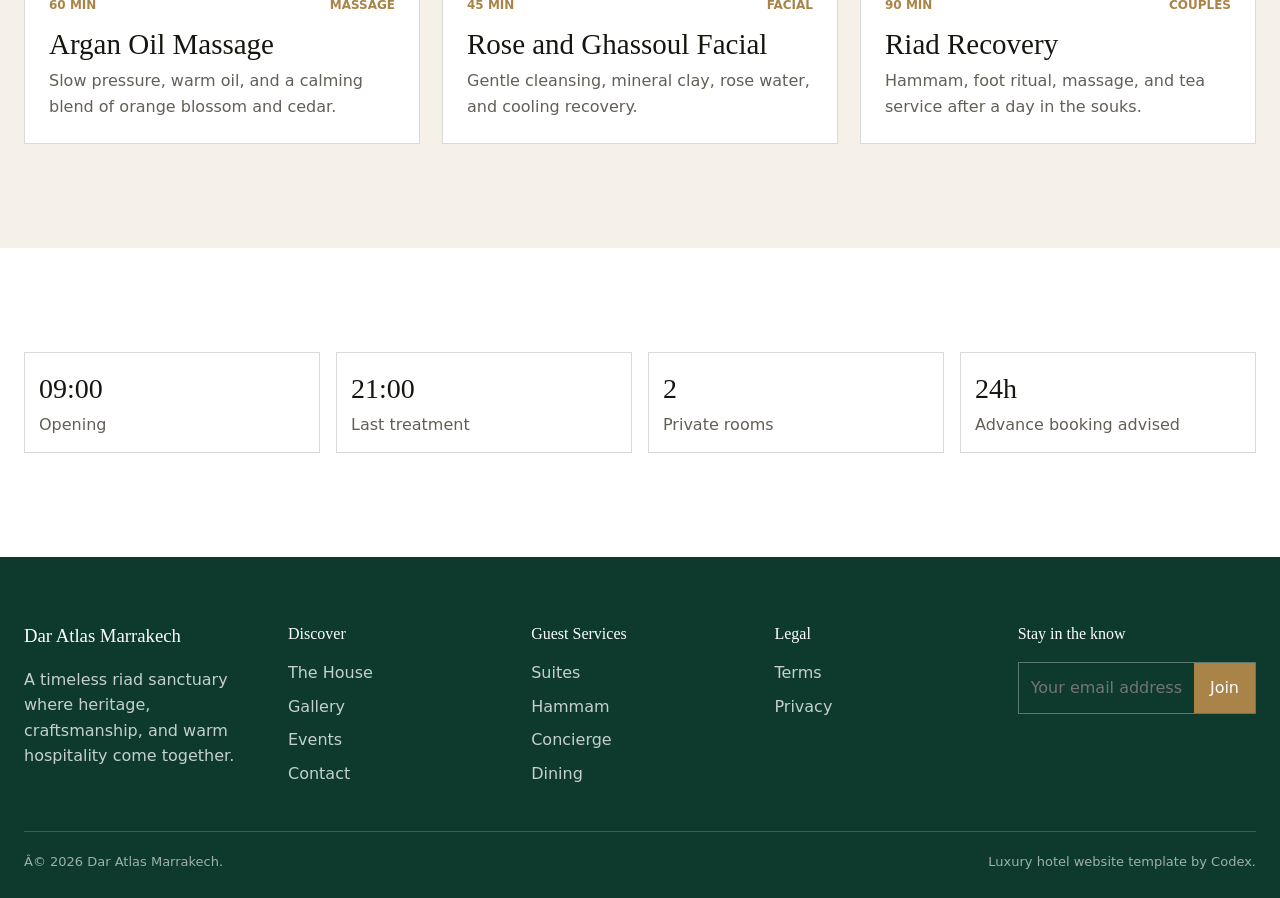
<file: dar-atlas/wellness.html>
﻿<!doctype html>
<html lang="en">
  <head><meta charset="utf-8"><meta name="viewport" content="width=device-width, initial-scale=1"><title>Spa and Hammam | Dar Atlas Marrakech</title><meta name="description" content="Spa, hammam rituals, massage, facials, and quiet recovery at Dar Atlas Marrakech."><link rel="icon" href="favicon.svg" type="image/svg+xml"><link rel="stylesheet" href="assets/css/site.css"></head>
  <body data-page="wellness">
    <a class="skip-link" href="#main">Skip to content</a><div class="top-ribbon"><div class="shell"><span>Medina, Marrakech</span><div class="top-ribbon__right"><a href="contact.html">Contact</a><a href="tel:+212524441010">+212 524 44 10 10</a></div></div></div>
    <header class="site-header" data-site-header><div class="shell header-inner"><a class="brand" href="index.html"><span class="brand-mark">DA</span><span class="brand-name"><strong>Dar Atlas</strong><span>Marrakech</span></span></a><nav class="primary-nav" data-primary-nav><a href="index.html" data-nav="home">The House</a><a href="suites.html" data-nav="suites">Stay</a><a href="dining.html" data-nav="dining">Dining</a><a href="wellness.html" data-nav="wellness">Wellness</a><a href="experiences.html" data-nav="experiences">Experiences</a><a href="events.html" data-nav="events">Events</a><a href="gallery.html" data-nav="gallery">Gallery</a><a href="contact.html" data-nav="contact">Contact</a></nav><div class="header-actions"><a class="button" href="index.html#booking">Book your stay</a><button class="menu-toggle" type="button" aria-label="Open menu" aria-expanded="false" data-menu-toggle><span></span><span></span><span></span></button></div></div></header>
    <main id="main">
      <section class="page-hero"><img src="assets/images/spa-hammam.webp" alt="Atlas Spa and Hammam"><div class="shell" data-reveal><span class="eyebrow">Wellness</span><h1>Private hammam rituals and quiet recovery spaces.</h1><p>Built around Moroccan bathing tradition, warm stone, argan oil, and unhurried treatment rooms.</p></div></section>
      <section class="section"><div class="shell feature-row"><div class="feature-media"><img src="assets/images/spa-hammam.webp" alt="Hammam pool"></div><div class="feature-copy" data-reveal><span class="eyebrow">Signature ritual</span><h2>Atlas Hammam Journey</h2><p>Steam, black soap, kessa exfoliation, ghassoul clay, hair rinse, argan oil massage, and mint tea in a quiet lounge.</p><div class="service-list"><span>75 minutes</span><span>Private hammam</span><span>Couples option</span></div><a class="button" href="contact.html">Book treatment</a></div></div></section>
      <section class="section section-stone"><div class="shell"><div class="section-head" data-reveal><div><span class="eyebrow">Treatments</span><h2>Designed to fit before or after the city.</h2></div><p>Guests can reserve rituals before arrival or with the concierge after check-in.</p></div><div class="cards"><article class="card" data-reveal><div class="card-body"><div class="card-topline"><span>60 min</span><span>Massage</span></div><h3>Argan Oil Massage</h3><p>Slow pressure, warm oil, and a calming blend of orange blossom and cedar.</p></div></article><article class="card" data-reveal><div class="card-body"><div class="card-topline"><span>45 min</span><span>Facial</span></div><h3>Rose and Ghassoul Facial</h3><p>Gentle cleansing, mineral clay, rose water, and cooling recovery.</p></div></article><article class="card" data-reveal><div class="card-body"><div class="card-topline"><span>90 min</span><span>Couples</span></div><h3>Riad Recovery</h3><p>Hammam, foot ritual, massage, and tea service after a day in the souks.</p></div></article></div></div></section>
      <section class="section"><div class="shell stat-grid"><div class="stat" data-reveal><strong>09:00</strong>Opening</div><div class="stat" data-reveal><strong>21:00</strong>Last treatment</div><div class="stat" data-reveal><strong>2</strong>Private rooms</div><div class="stat" data-reveal><strong>24h</strong>Advance booking advised</div></div></section>
    </main>
    <footer class="site-footer"><div class="shell footer-grid"><div><h3>Dar Atlas Marrakech</h3><p>A timeless riad sanctuary where heritage, craftsmanship, and warm hospitality come together.</p></div><div><h4>Discover</h4><ul><li><a href="index.html">The House</a></li><li><a href="gallery.html">Gallery</a></li><li><a href="events.html">Events</a></li><li><a href="contact.html">Contact</a></li></ul></div><div><h4>Guest Services</h4><ul><li><a href="suites.html">Suites</a></li><li><a href="wellness.html">Hammam</a></li><li><a href="experiences.html">Concierge</a></li><li><a href="dining.html">Dining</a></li></ul></div><div><h4>Legal</h4><ul><li><a href="terms.html">Terms</a></li><li><a href="privacy.html">Privacy</a></li></ul></div><div><h4>Stay in the know</h4><form class="newsletter" data-newsletter><input type="email" placeholder="Your email address" required><button type="submit">Join</button></form></div></div><div class="shell footer-bottom"><span>Â© 2026 Dar Atlas Marrakech.</span><span>Luxury hotel website template by Codex.</span></div></footer><script src="assets/js/site.js"></script>
  </body>
</html>
</file>
<file: dar-atlas/assets/css/site.css>
﻿:root {
  --paper: #ffffff;
  --stone: #f5f1e8;
  --stone-2: #ebe4d7;
  --ink: #161611;
  --muted: #635f55;
  --line: rgba(22, 22, 17, 0.16);
  --green: #0d3a2d;
  --green-2: #14503f;
  --brass: #a98347;
  --terracotta: #9b5135;
  --plum: #5b3036;
  --shadow: 0 22px 60px rgba(22, 22, 17, 0.14);
  --serif: Georgia, "Times New Roman", serif;
  --sans: Inter, ui-sans-serif, system-ui, -apple-system, BlinkMacSystemFont, "Segoe UI", sans-serif;
}

* {
  box-sizing: border-box;
}

html {
  scroll-behavior: smooth;
}

body {
  margin: 0;
  background: var(--paper);
  color: var(--ink);
  font-family: var(--sans);
  font-size: 16px;
  line-height: 1.6;
}

body.nav-open {
  overflow: hidden;
}

img {
  display: block;
  max-width: 100%;
}

a {
  color: inherit;
  text-decoration: none;
}

button,
input,
select,
textarea {
  font: inherit;
  letter-spacing: 0;
}

button {
  cursor: pointer;
}

.skip-link {
  position: absolute;
  left: 16px;
  top: -120px;
  z-index: 200;
  background: var(--green);
  color: var(--paper);
  padding: 10px 14px;
}

.skip-link:focus {
  top: 16px;
}

.shell {
  width: min(100% - 48px, 1360px);
  margin-inline: auto;
}

.top-ribbon {
  background: var(--green);
  color: rgba(255, 255, 255, 0.88);
  font-size: 13px;
}

.top-ribbon .shell {
  min-height: 34px;
  display: flex;
  align-items: center;
  justify-content: space-between;
  gap: 18px;
}

.top-ribbon__right {
  display: flex;
  gap: 20px;
  align-items: center;
}

.site-header {
  position: sticky;
  top: 0;
  z-index: 100;
  background: rgba(255, 255, 255, 0.94);
  border-bottom: 1px solid var(--line);
  backdrop-filter: blur(18px);
}

.site-header.is-scrolled {
  box-shadow: 0 10px 40px rgba(22, 22, 17, 0.08);
}

.header-inner {
  min-height: 78px;
  display: grid;
  grid-template-columns: 260px 1fr auto;
  align-items: center;
  gap: 28px;
}

.brand {
  display: inline-flex;
  align-items: center;
  gap: 14px;
}

.brand-mark {
  width: 52px;
  height: 52px;
  display: grid;
  place-items: center;
  border: 1px solid rgba(169, 131, 71, 0.58);
  color: var(--green);
  font-family: var(--serif);
  font-size: 21px;
  background: linear-gradient(135deg, #fff, #f7f0e4);
}

.brand-name {
  display: grid;
  gap: 0;
  line-height: 1;
}

.brand-name strong {
  font-family: var(--serif);
  font-size: 25px;
  font-weight: 500;
}

.brand-name span {
  color: var(--brass);
  font-size: 11px;
  text-transform: uppercase;
}

.primary-nav {
  display: flex;
  align-items: center;
  justify-content: center;
  gap: 25px;
  font-size: 13px;
}

.primary-nav a {
  padding: 12px 0;
  color: rgba(22, 22, 17, 0.82);
}

.primary-nav a:hover,
.primary-nav a.is-active {
  color: var(--green);
}

.header-actions {
  display: flex;
  align-items: center;
  gap: 12px;
}

.menu-toggle {
  display: none;
  width: 44px;
  height: 44px;
  border: 1px solid var(--line);
  background: var(--paper);
  align-items: center;
  justify-content: center;
  flex-direction: column;
  gap: 5px;
}

.menu-toggle span {
  width: 20px;
  height: 2px;
  background: var(--green);
}

.button,
.button-light,
.button-ghost,
.link-arrow {
  min-height: 44px;
  display: inline-flex;
  align-items: center;
  justify-content: center;
  gap: 10px;
  border: 1px solid transparent;
  padding: 12px 20px;
  font-size: 13px;
  font-weight: 700;
  text-transform: uppercase;
}

.button {
  background: var(--green);
  color: var(--paper);
  border-color: var(--green);
}

.button:hover {
  background: #08281f;
}

.button-light {
  background: var(--paper);
  color: var(--ink);
  border-color: var(--paper);
}

.button-ghost {
  background: transparent;
  color: var(--ink);
  border-color: var(--line);
}

.button-outline {
  background: transparent;
  border: 1px solid rgba(255, 255, 255, 0.58);
  color: var(--paper);
}

.link-arrow {
  min-height: auto;
  padding: 0 0 8px;
  border-bottom: 1px solid currentColor;
  color: var(--green);
  justify-content: flex-start;
}

.link-arrow::after {
  content: "";
  width: 28px;
  height: 1px;
  background: currentColor;
}

.hero {
  position: relative;
  min-height: 760px;
  display: grid;
  align-items: end;
  isolation: isolate;
  background: #111;
  color: var(--paper);
}

.hero::before,
.page-hero::before {
  content: "";
  position: absolute;
  inset: 0;
  z-index: -1;
  background: linear-gradient(90deg, rgba(0, 0, 0, 0.7), rgba(0, 0, 0, 0.22) 48%, rgba(0, 0, 0, 0.05));
}

.hero > img,
.page-hero > img {
  position: absolute;
  inset: 0;
  width: 100%;
  height: 100%;
  object-fit: cover;
  z-index: -2;
}

.hero-content {
  padding: 108px 0 98px;
  max-width: 660px;
}

.hero h1,
.page-hero h1 {
  margin: 0;
  font-family: var(--serif);
  font-size: 76px;
  line-height: 0.98;
  font-weight: 500;
}

.hero p,
.page-hero p {
  max-width: 520px;
  margin: 22px 0 0;
  color: rgba(255, 255, 255, 0.9);
  font-size: 18px;
}

.hero-actions {
  display: flex;
  flex-wrap: wrap;
  gap: 14px;
  margin-top: 32px;
}

.booking-panel {
  width: min(100% - 48px, 1180px);
  margin: -46px auto 0;
  position: relative;
  z-index: 5;
  background: var(--paper);
  box-shadow: var(--shadow);
  border: 1px solid rgba(169, 131, 71, 0.18);
  display: grid;
  grid-template-columns: repeat(5, 1fr) auto;
  gap: 0;
}

.booking-panel label {
  display: grid;
  gap: 5px;
  padding: 17px 18px;
  border-right: 1px solid var(--line);
}

.booking-panel span,
.field span {
  color: var(--muted);
  font-size: 11px;
  font-weight: 800;
  text-transform: uppercase;
}

.booking-panel input,
.booking-panel select,
.field input,
.field select,
.field textarea {
  width: 100%;
  min-height: 34px;
  border: 0;
  background: transparent;
  color: var(--ink);
  outline: 0;
}

.booking-panel .button {
  margin: 12px;
  min-width: 188px;
}

.form-status {
  grid-column: 1 / -1;
  display: none;
  border-top: 1px solid var(--line);
  padding: 14px 18px;
  background: #f7fbf8;
  color: var(--green);
  font-size: 14px;
}

.form-status.is-visible {
  display: block;
}

.section {
  padding: 104px 0;
}

.section-tight {
  padding: 72px 0;
}

.section-stone {
  background: var(--stone);
}

.section-green {
  background: var(--green);
  color: var(--paper);
}

.section-head {
  display: grid;
  grid-template-columns: minmax(0, 0.9fr) minmax(260px, 0.46fr);
  align-items: end;
  gap: 46px;
  margin-bottom: 42px;
}

.section-head h2,
.split-copy h2,
.feature-copy h2,
.page-section h2 {
  margin: 0;
  font-family: var(--serif);
  font-size: 48px;
  line-height: 1.05;
  font-weight: 500;
}

.section-head p,
.split-copy p,
.feature-copy p,
.page-section p {
  color: var(--muted);
}

.section-green .section-head p,
.section-green .split-copy p,
.section-green .feature-copy p {
  color: rgba(255, 255, 255, 0.78);
}

.eyebrow {
  display: block;
  margin-bottom: 12px;
  color: var(--brass);
  font-size: 12px;
  font-weight: 800;
  text-transform: uppercase;
}

.intro-grid,
.split,
.contact-grid,
.event-grid {
  display: grid;
  grid-template-columns: minmax(0, 0.95fr) minmax(300px, 0.75fr);
  gap: 58px;
  align-items: center;
}

.intro-grid h2 {
  margin: 0;
  font-family: var(--serif);
  font-size: 54px;
  font-weight: 500;
  line-height: 1.05;
}

.intro-copy {
  font-size: 18px;
  color: var(--muted);
}

.cards {
  display: grid;
  grid-template-columns: repeat(3, minmax(0, 1fr));
  gap: 22px;
}

.card {
  background: var(--paper);
  border: 1px solid var(--line);
  min-width: 0;
}

.card-media {
  aspect-ratio: 1.28 / 1;
  overflow: hidden;
  background: var(--stone-2);
}

.card-media img {
  width: 100%;
  height: 100%;
  object-fit: cover;
  transition: transform 700ms ease;
}

.card:hover .card-media img {
  transform: scale(1.045);
}

.card-body {
  padding: 24px;
}

.card-topline,
.meta-row {
  display: flex;
  justify-content: space-between;
  gap: 12px;
  color: var(--brass);
  font-size: 12px;
  font-weight: 700;
  text-transform: uppercase;
}

.card h3 {
  margin: 12px 0 8px;
  font-family: var(--serif);
  font-size: 29px;
  font-weight: 500;
  line-height: 1.12;
}

.card p {
  color: var(--muted);
  margin: 0;
}

.fact-list {
  display: flex;
  flex-wrap: wrap;
  gap: 9px;
  padding: 0;
  margin: 18px 0 0;
  list-style: none;
}

.fact-list li {
  border: 1px solid var(--line);
  padding: 6px 9px;
  color: var(--muted);
  font-size: 12px;
}

.feature-row {
  display: grid;
  grid-template-columns: 1fr 1fr;
  align-items: stretch;
  min-height: 520px;
}

.feature-media {
  overflow: hidden;
}

.feature-media img,
.split-media img {
  width: 100%;
  height: 100%;
  min-height: 460px;
  object-fit: cover;
}

.feature-copy {
  padding: 70px clamp(38px, 6vw, 90px);
  display: grid;
  align-content: center;
  background: var(--paper);
}

.service-list {
  display: grid;
  grid-template-columns: repeat(3, 1fr);
  gap: 12px;
  margin: 26px 0 32px;
}

.service-list span,
.privilege-item,
.stat {
  border: 1px solid var(--line);
  padding: 14px;
  min-height: 70px;
  display: grid;
  align-content: center;
  color: var(--muted);
}

.split-copy {
  padding: 10px 0;
}

.split-media {
  aspect-ratio: 1.42 / 1;
  overflow: hidden;
}

.experience-rail {
  display: grid;
  grid-template-columns: repeat(5, minmax(0, 1fr));
  gap: 18px;
}

.mini-card img {
  width: 100%;
  aspect-ratio: 1.25 / 1;
  object-fit: cover;
}

.mini-card h3 {
  margin: 14px 0 4px;
  font-family: var(--serif);
  font-size: 22px;
  font-weight: 500;
}

.mini-card p {
  color: var(--muted);
  margin: 0;
  font-size: 14px;
}

.gallery-proof {
  display: grid;
  grid-template-columns: 0.8fr 1fr 0.8fr;
  gap: 36px;
  align-items: start;
  border-top: 1px solid var(--line);
  border-bottom: 1px solid var(--line);
  padding: 48px 0;
}

.gallery-strip {
  display: grid;
  grid-template-columns: repeat(4, 1fr);
  gap: 8px;
}

.gallery-strip img {
  width: 100%;
  aspect-ratio: 0.76 / 1;
  object-fit: cover;
}

.quote {
  font-family: var(--serif);
  font-size: 25px;
  line-height: 1.35;
}

.event-strip {
  display: grid;
  grid-template-columns: 0.65fr repeat(3, 1fr);
  gap: 22px;
  align-items: end;
}

.event-card img {
  width: 100%;
  aspect-ratio: 1.62 / 1;
  object-fit: cover;
}

.event-card h3 {
  margin: 12px 0 0;
  font-family: var(--serif);
  font-weight: 500;
}

.privileges {
  display: grid;
  grid-template-columns: 0.9fr repeat(4, 1fr) auto;
  gap: 22px;
  align-items: center;
}

.privilege-item {
  border-color: rgba(255, 255, 255, 0.22);
  color: rgba(255, 255, 255, 0.86);
  text-align: center;
}

.page-hero {
  position: relative;
  min-height: 480px;
  display: grid;
  align-items: end;
  color: var(--paper);
  isolation: isolate;
}

.page-hero .shell {
  padding: 120px 0 72px;
}

.page-hero h1 {
  max-width: 860px;
}

.filters {
  display: flex;
  flex-wrap: wrap;
  gap: 10px;
  margin-bottom: 32px;
}

.filters button {
  border: 1px solid var(--line);
  background: var(--paper);
  color: var(--ink);
  padding: 10px 15px;
  min-height: 42px;
}

.filters button.is-active {
  background: var(--green);
  color: var(--paper);
  border-color: var(--green);
}

.detail-grid {
  display: grid;
  grid-template-columns: minmax(0, 1fr) minmax(300px, 0.42fr);
  gap: 46px;
}

.detail-panel {
  border: 1px solid var(--line);
  padding: 28px;
  background: var(--paper);
  align-self: start;
}

.stat-grid {
  display: grid;
  grid-template-columns: repeat(4, 1fr);
  gap: 16px;
}

.stat strong {
  display: block;
  font-family: var(--serif);
  color: var(--ink);
  font-size: 28px;
  font-weight: 500;
}

.itinerary {
  counter-reset: step;
  display: grid;
  gap: 18px;
}

.itinerary li {
  counter-increment: step;
  display: grid;
  grid-template-columns: 44px 1fr;
  gap: 18px;
  border-top: 1px solid var(--line);
  padding-top: 18px;
}

.itinerary li::before {
  content: counter(step);
  width: 44px;
  height: 44px;
  display: grid;
  place-items: center;
  border: 1px solid var(--brass);
  color: var(--brass);
  font-family: var(--serif);
}

.gallery-grid {
  display: grid;
  grid-template-columns: repeat(4, minmax(0, 1fr));
  gap: 14px;
}

.gallery-grid figure {
  margin: 0;
  position: relative;
  overflow: hidden;
  background: var(--stone-2);
}

.gallery-grid img {
  width: 100%;
  height: 100%;
  aspect-ratio: 1 / 1;
  object-fit: cover;
}

.gallery-grid figure:nth-child(5n + 1) {
  grid-row: span 2;
}

.gallery-grid figure:nth-child(5n + 1) img {
  aspect-ratio: 1 / 2.05;
}

.gallery-grid figcaption {
  position: absolute;
  left: 12px;
  bottom: 12px;
  background: rgba(255, 255, 255, 0.88);
  padding: 7px 10px;
  font-size: 12px;
}

.field {
  display: grid;
  gap: 8px;
  padding: 14px 0;
  border-bottom: 1px solid var(--line);
}

.field input,
.field select,
.field textarea {
  border: 1px solid var(--line);
  padding: 11px 12px;
  background: var(--paper);
}

.form-grid {
  display: grid;
  grid-template-columns: 1fr 1fr;
  gap: 0 18px;
}

.field-wide {
  grid-column: 1 / -1;
}

.contact-card {
  background: var(--stone);
  border: 1px solid var(--line);
  padding: 34px;
}

.map-panel {
  min-height: 310px;
  padding: 28px;
  display: grid;
  align-content: end;
  background:
    linear-gradient(rgba(13, 58, 45, 0.78), rgba(13, 58, 45, 0.78)),
    url("../images/marrakech-guide.webp") center / cover;
  color: var(--paper);
}

.faq {
  display: grid;
  gap: 12px;
}

.faq details {
  border: 1px solid var(--line);
  background: var(--paper);
  padding: 18px 20px;
}

.faq summary {
  cursor: pointer;
  font-weight: 700;
}

.site-footer {
  background: var(--green);
  color: var(--paper);
  padding: 64px 0 26px;
}

.footer-grid {
  display: grid;
  grid-template-columns: 1.1fr repeat(3, 1fr) 1.15fr;
  gap: 36px;
}

.footer-grid h3,
.footer-grid h4 {
  margin: 0 0 14px;
  font-family: var(--serif);
  font-weight: 500;
}

.footer-grid p,
.footer-grid a {
  color: rgba(255, 255, 255, 0.76);
}

.footer-grid ul {
  list-style: none;
  padding: 0;
  margin: 0;
  display: grid;
  gap: 8px;
}

.newsletter {
  display: grid;
  grid-template-columns: 1fr auto;
  border: 1px solid rgba(255, 255, 255, 0.32);
  margin-top: 16px;
}

.newsletter input {
  min-width: 0;
  border: 0;
  background: transparent;
  color: var(--paper);
  padding: 12px;
  outline: 0;
}

.newsletter button {
  border: 0;
  background: var(--brass);
  color: var(--paper);
  padding: 0 16px;
}

.footer-bottom {
  margin-top: 44px;
  padding-top: 20px;
  border-top: 1px solid rgba(255, 255, 255, 0.18);
  display: flex;
  justify-content: space-between;
  gap: 20px;
  color: rgba(255, 255, 255, 0.6);
  font-size: 13px;
}

.lightbox {
  position: fixed;
  inset: 0;
  z-index: 300;
  display: none;
  align-items: center;
  justify-content: center;
  background: rgba(0, 0, 0, 0.78);
  padding: 24px;
}

.lightbox.is-open {
  display: flex;
}

.lightbox img {
  max-height: 86vh;
  width: auto;
  box-shadow: 0 24px 90px rgba(0, 0, 0, 0.42);
}

.lightbox button {
  position: absolute;
  top: 20px;
  right: 20px;
  width: 44px;
  height: 44px;
  border: 1px solid rgba(255, 255, 255, 0.5);
  background: rgba(0, 0, 0, 0.25);
  color: var(--paper);
}

[data-reveal] {
  opacity: 0;
  transform: translateY(20px);
  transition: opacity 700ms ease, transform 700ms ease;
}

[data-reveal].is-visible {
  opacity: 1;
  transform: none;
}

.is-hidden {
  display: none !important;
}

@media (max-width: 1120px) {
  .header-inner {
    grid-template-columns: 1fr auto;
  }

  .primary-nav {
    position: fixed;
    inset: 113px 0 auto;
    display: none;
    background: var(--paper);
    border-bottom: 1px solid var(--line);
    padding: 24px;
    flex-direction: column;
    align-items: stretch;
    justify-content: flex-start;
    gap: 8px;
    max-height: calc(100svh - 113px);
    overflow: auto;
    box-shadow: var(--shadow);
  }

  body.nav-open .primary-nav {
    display: flex;
  }

  .menu-toggle {
    display: inline-flex;
  }

  .header-actions .button {
    display: none;
  }

  .booking-panel {
    grid-template-columns: repeat(2, 1fr);
  }

  .booking-panel .button {
    grid-column: 1 / -1;
  }

  .cards,
  .experience-rail,
  .footer-grid {
    grid-template-columns: repeat(2, minmax(0, 1fr));
  }

  .privileges,
  .event-strip,
  .gallery-proof,
  .stat-grid {
    grid-template-columns: repeat(2, minmax(0, 1fr));
  }
}

@media (max-width: 760px) {
  .shell {
    width: min(100% - 32px, 1360px);
  }

  .top-ribbon .shell {
    justify-content: center;
  }

  .top-ribbon__right {
    display: none;
  }

  .header-inner {
    min-height: 70px;
  }

  .primary-nav {
    inset: 104px 0 auto;
  }

  .brand-name strong {
    font-size: 20px;
  }

  .brand-mark {
    width: 46px;
    height: 46px;
  }

  .hero {
    min-height: 660px;
  }

  .hero h1,
  .page-hero h1 {
    font-size: 44px;
  }

  .hero-content {
    padding: 82px 0 76px;
  }

  .booking-panel,
  .intro-grid,
  .split,
  .contact-grid,
  .event-grid,
  .feature-row,
  .section-head,
  .detail-grid,
  .form-grid,
  .cards,
  .experience-rail,
  .footer-grid,
  .privileges,
  .event-strip,
  .gallery-proof,
  .stat-grid {
    grid-template-columns: 1fr;
  }

  .booking-panel {
    width: min(100% - 24px, 1180px);
  }

  .booking-panel label {
    border-right: 0;
    border-bottom: 1px solid var(--line);
  }

  .section {
    padding: 72px 0;
  }

  .section-head h2,
  .split-copy h2,
  .feature-copy h2,
  .page-section h2,
  .intro-grid h2 {
    font-size: 36px;
  }

  .service-list,
  .gallery-grid {
    grid-template-columns: 1fr 1fr;
  }

  .feature-copy {
    padding: 42px 24px;
  }

  .feature-media img,
  .split-media img {
    min-height: 320px;
  }

  .footer-bottom {
    flex-direction: column;
  }
}

@media (prefers-reduced-motion: reduce) {
  html {
    scroll-behavior: auto;
  }

  *,
  *::before,
  *::after {
    transition-duration: 0.01ms !important;
    animation-duration: 0.01ms !important;
  }
}
</file>
